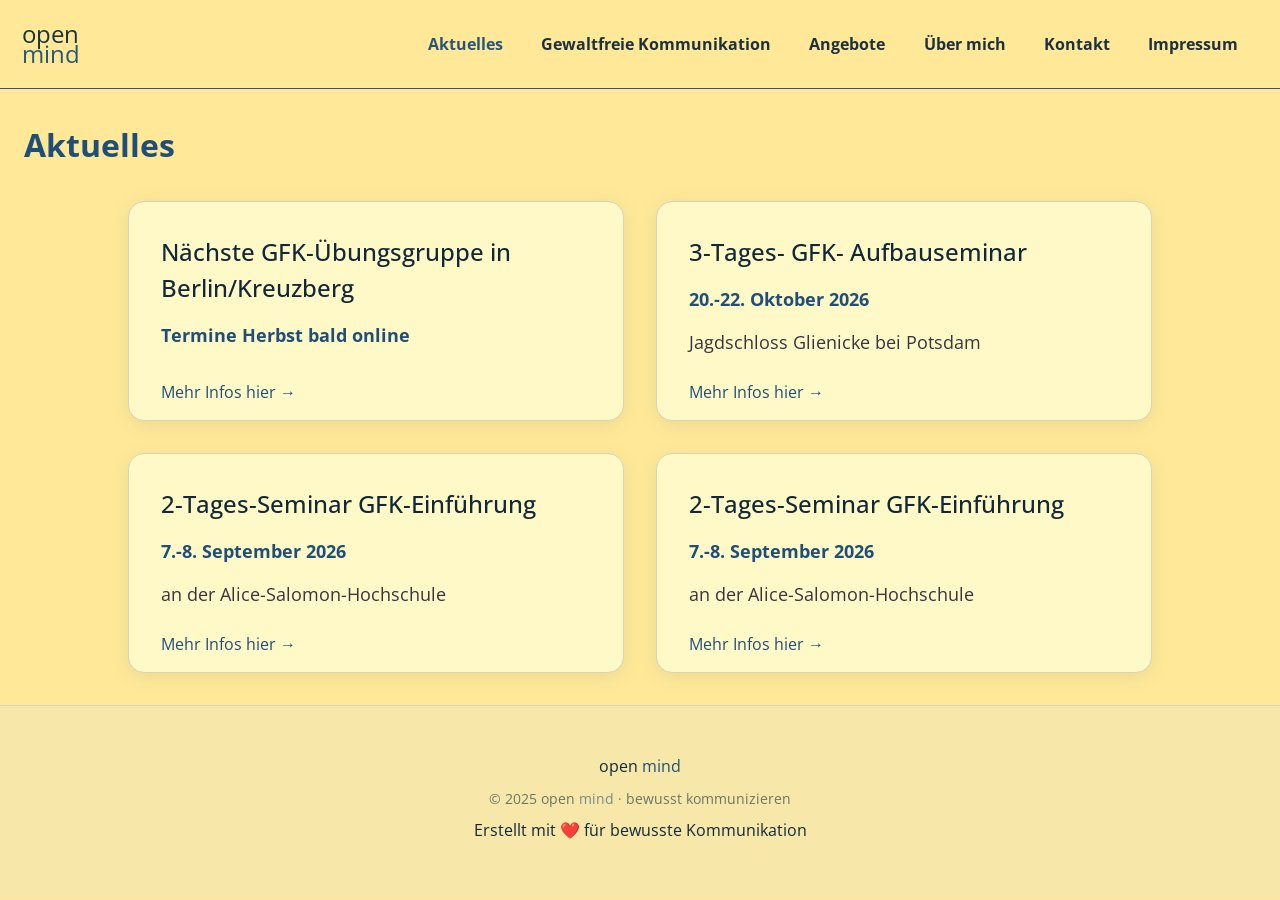
<file: aktuelles.html>
<!DOCTYPE html>
<html lang="de">
    <head>
        <meta charset="UTF-8">
        <meta name="viewport" content="width=device-width, initial-scale=1.0">
        <link rel="preconnect" href="https://fonts.gstatic.com" crossorigin>
        <link href="https://fonts.googleapis.com/css2?family=Open+Sans:ital,wght@0,300..800;1,300..800&display=swap" rel="stylesheet">
        <link rel="stylesheet" href="https://fonts.googleapis.com/css2?family=Material+Symbols+Rounded:opsz,wght,FILL,GRAD@20..48,100..700,0..1,-50..200">
        <link rel="stylesheet" href="style.css">
        <title>Aktuelles | open mind · GFK Berlin</title>
        <meta name="description" content="Aktuelle Termine und Neuigkeiten: GFK-Übungsgruppen, Seminare und Einführungen in Gewaltfreier Kommunikation in Berlin.">
        <link rel="canonical" href="https://open-mind.life/aktuelles.html">
    </head>
    <body>
        <nav>
            <a href="/">
                open 
                <br class="desktop-only">
                <em>mind</em> 
            </a>
            <button id="nav-toggle" class="material-symbols-rounded" aria-label="Menü öffnen" aria-expanded="false">menu</button>
            <div class="sc-nav"><a class="current" href="aktuelles.html" title="Aktuelles">Aktuelles</a><a class="" href="gfk.html" title="Gewaltfreie Kommunikation">Gewaltfreie Kommunikation</a><a class="" href="angebote.html" title="Angebote">Angebote</a><a class="" href="ueber-mich.html" title="Über mich">Über mich</a><a class="" href="kontakt.html" title="Kontakt">Kontakt</a><a class="" href="impressum.html" title="Impressum">Impressum</a></div>
        </nav>
        <main>
            <section>
                <h2>Aktuelles</h2>
                <div class="card-grid aktuelles-grid">
                    <article class="card sc-content">
                        <h3>Nächste GFK-Übungsgruppe in Berlin/Kreuzberg</h3>
                        <p class="blau"><strong><em>Termine Herbst bald online</em></strong></p>
                        <a href="/uebungsgruppen.html">Mehr Infos hier →</a> 
                    </article>
                    <article class="card sc-content">
                        <h3>3-Tages- GFK- Aufbauseminar</h3>
                        <p class="blau"><strong><strong><em>20.-22. Oktober 2026</em></strong> </strong></p>
                        <p>Jagdschloss Glienicke bei Potsdam</p>
                        <a href="/seminare.html">Mehr Infos hier →</a> 
                    </article>
                    <article class="card sc-content">
                        <h3>2-Tages-Seminar GFK-Einführung</h3>
                        <p class="blau"><strong><em>7.-8. September 2026</em></strong></p>
                        <p>an der Alice-Salomon-Hochschule</p>
                        <a href="/seminare.html">Mehr Infos hier →</a> 
                    </article>
                    <article class="card sc-content">
                        <h3>2-Tages-Seminar GFK-Einführung</h3>
                        <p class="blau"><strong><em>7.-8. September 2026</em></strong></p>
                        <p>an der Alice-Salomon-Hochschule</p>
                        <a href="/seminare.html">Mehr Infos hier →</a> 
                    </article>
                </div>
            </section>
        </main>
        <footer class="sc-content-footer">
            <p>open <em>mind</em></p>
            <p><small>© 2025 open <em>mind</em> · bewusst kommunizieren</small></p>
            <p>Erstellt mit <a href="/admin.php" class="admin-link">❤️</a> für bewusste Kommunikation</p>
        </footer>
        <script src="site.js"></script>
    </body>
</html>
</file>
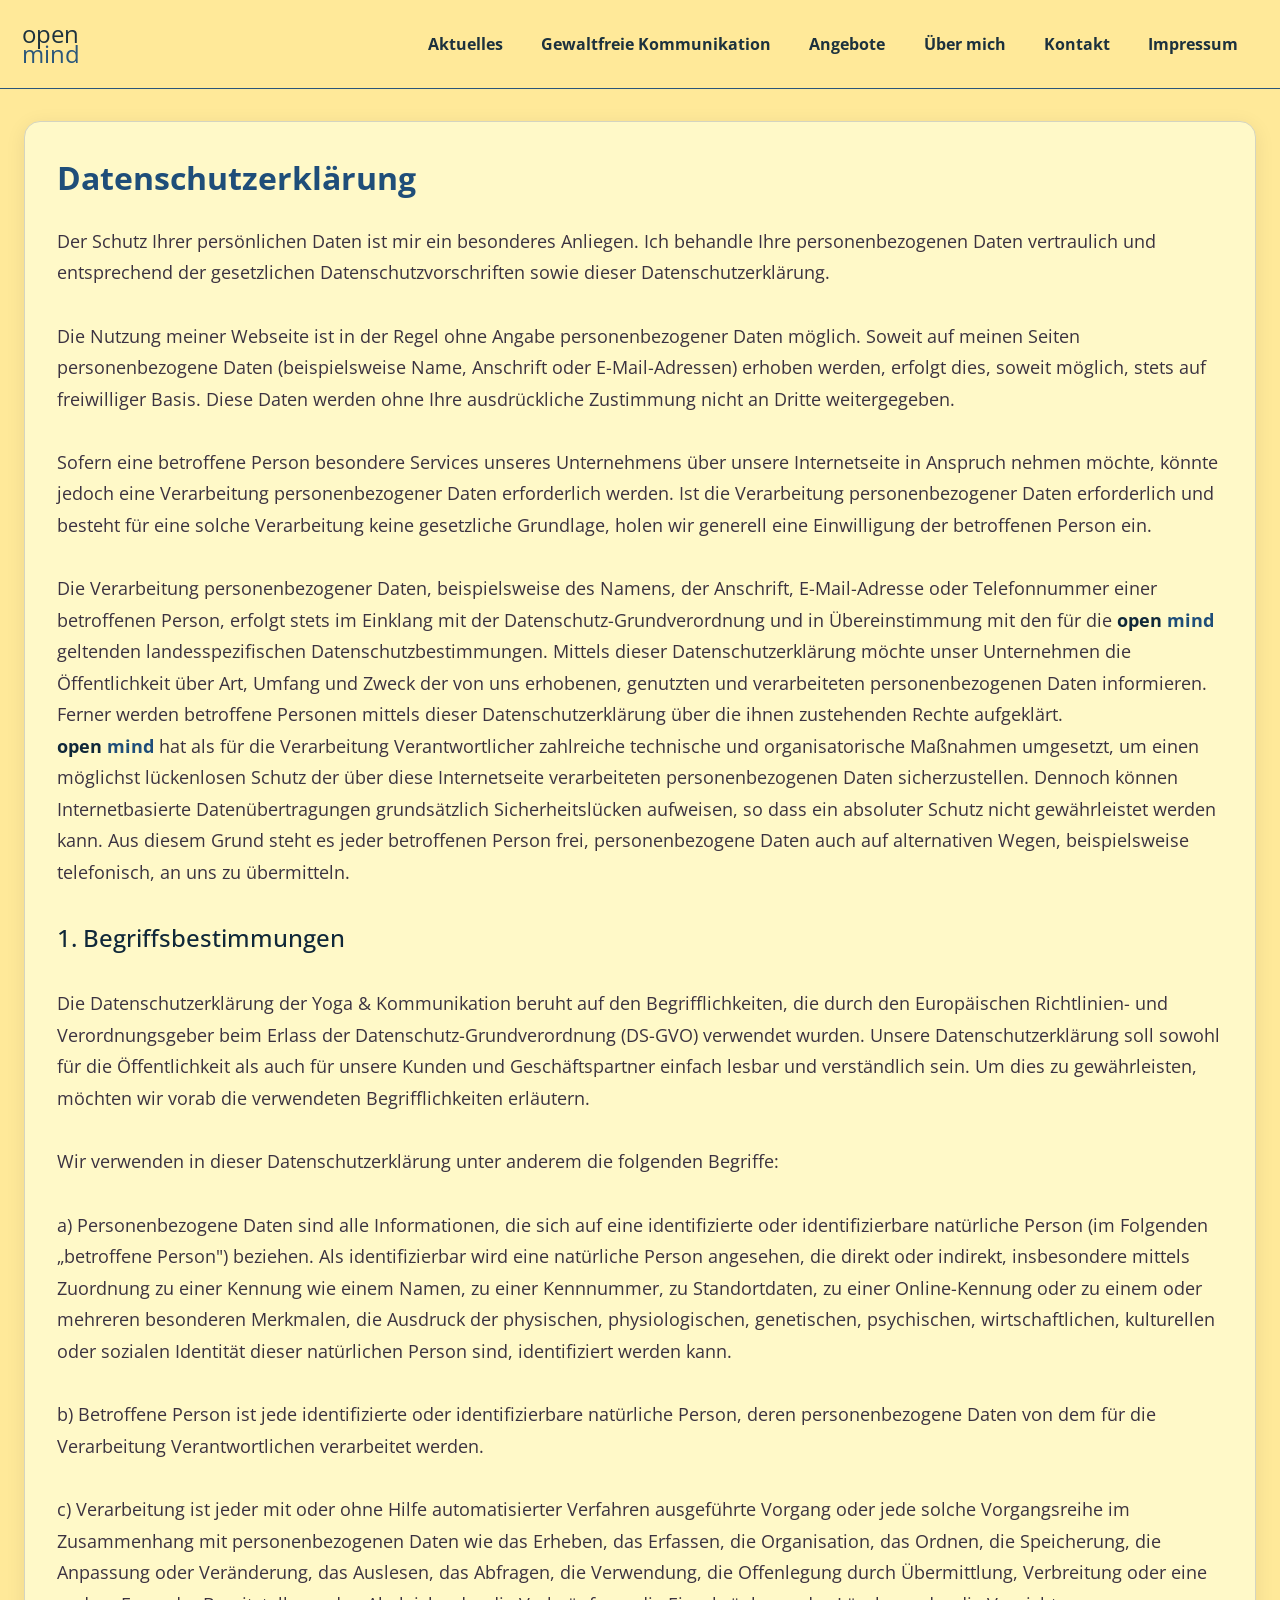
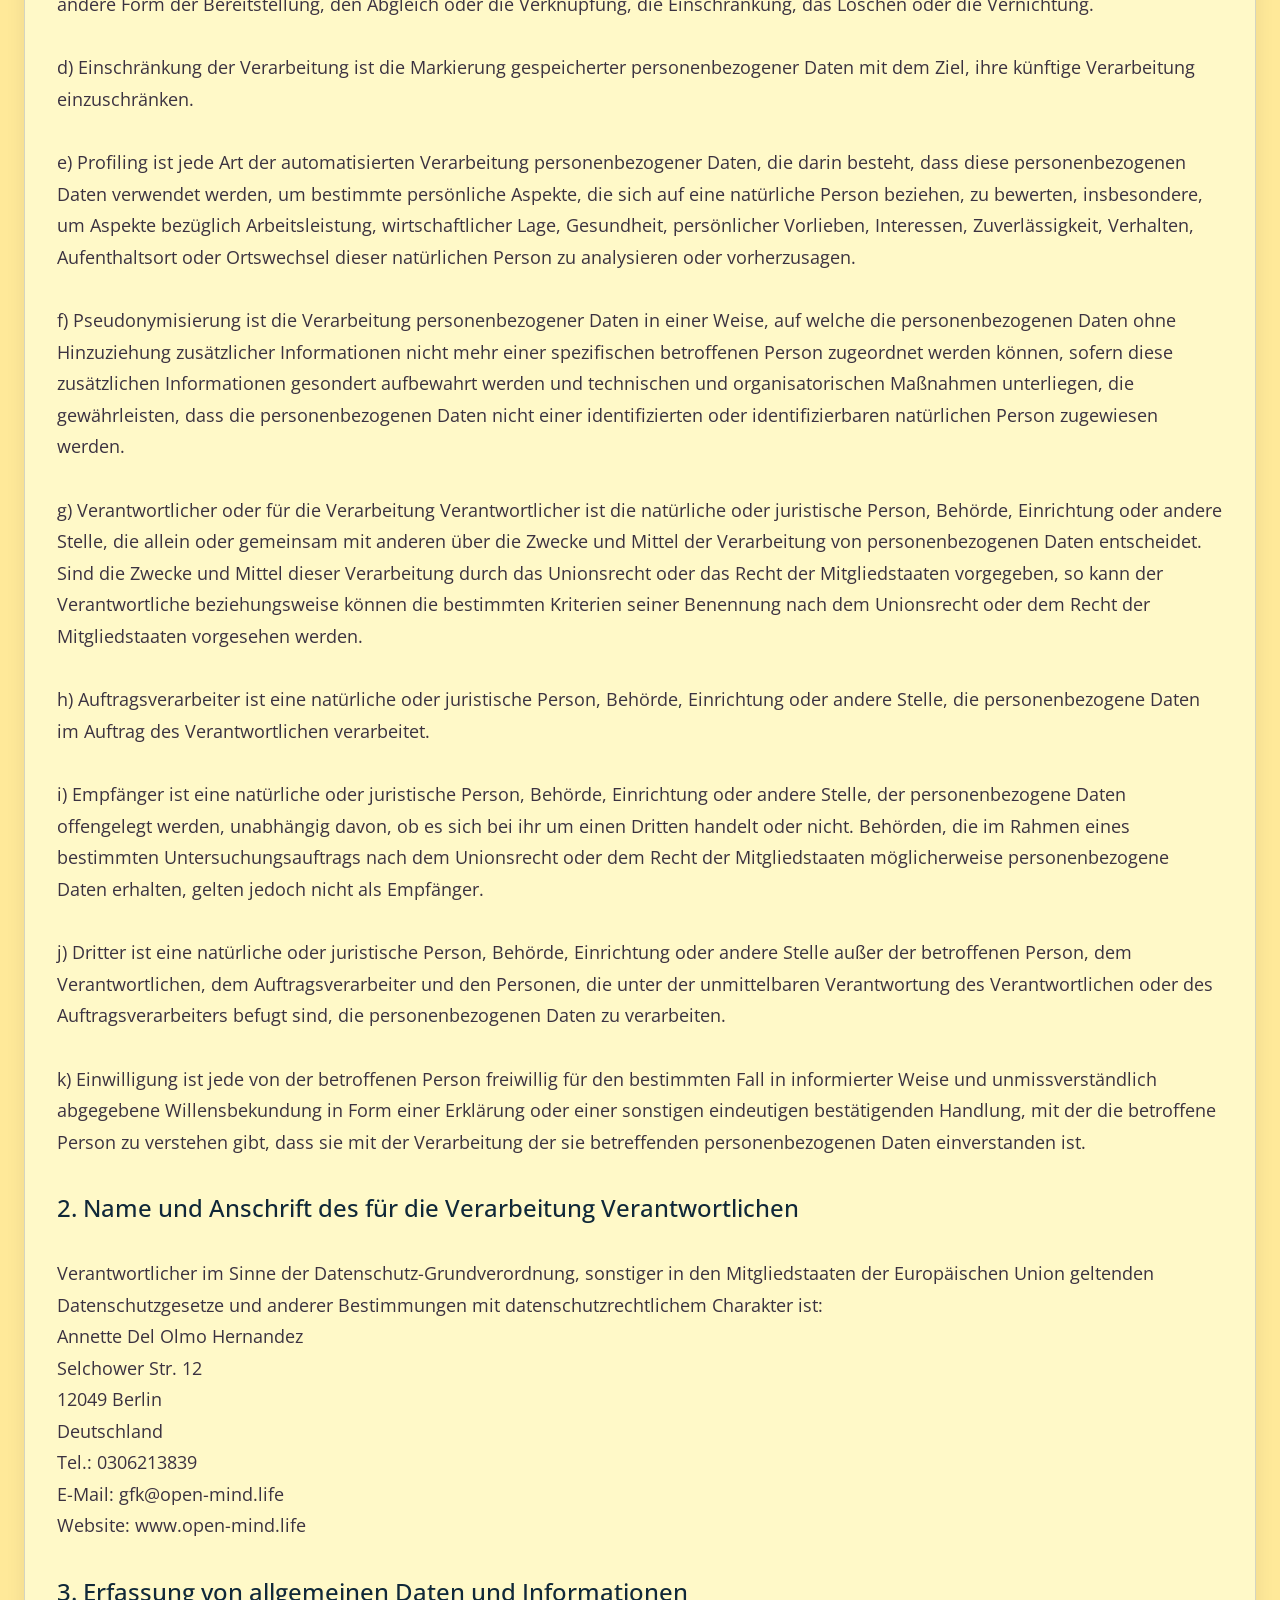
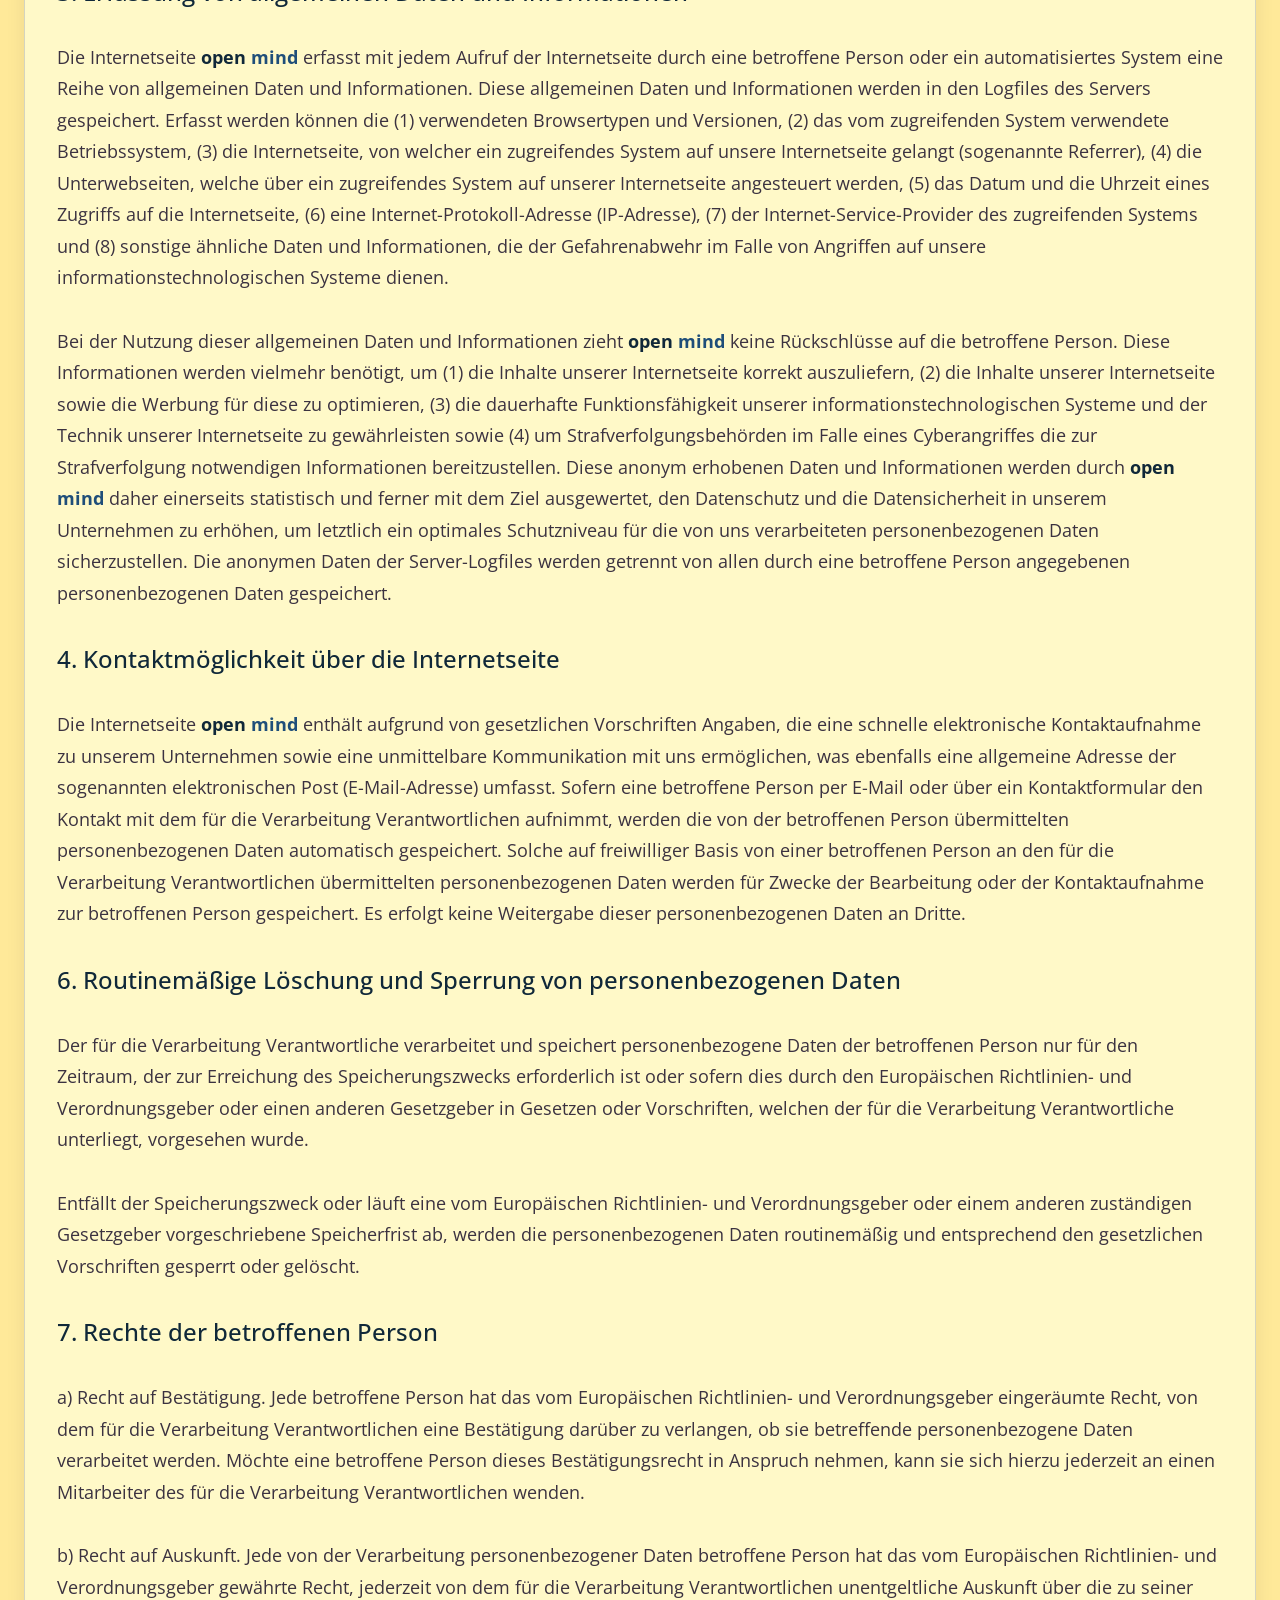
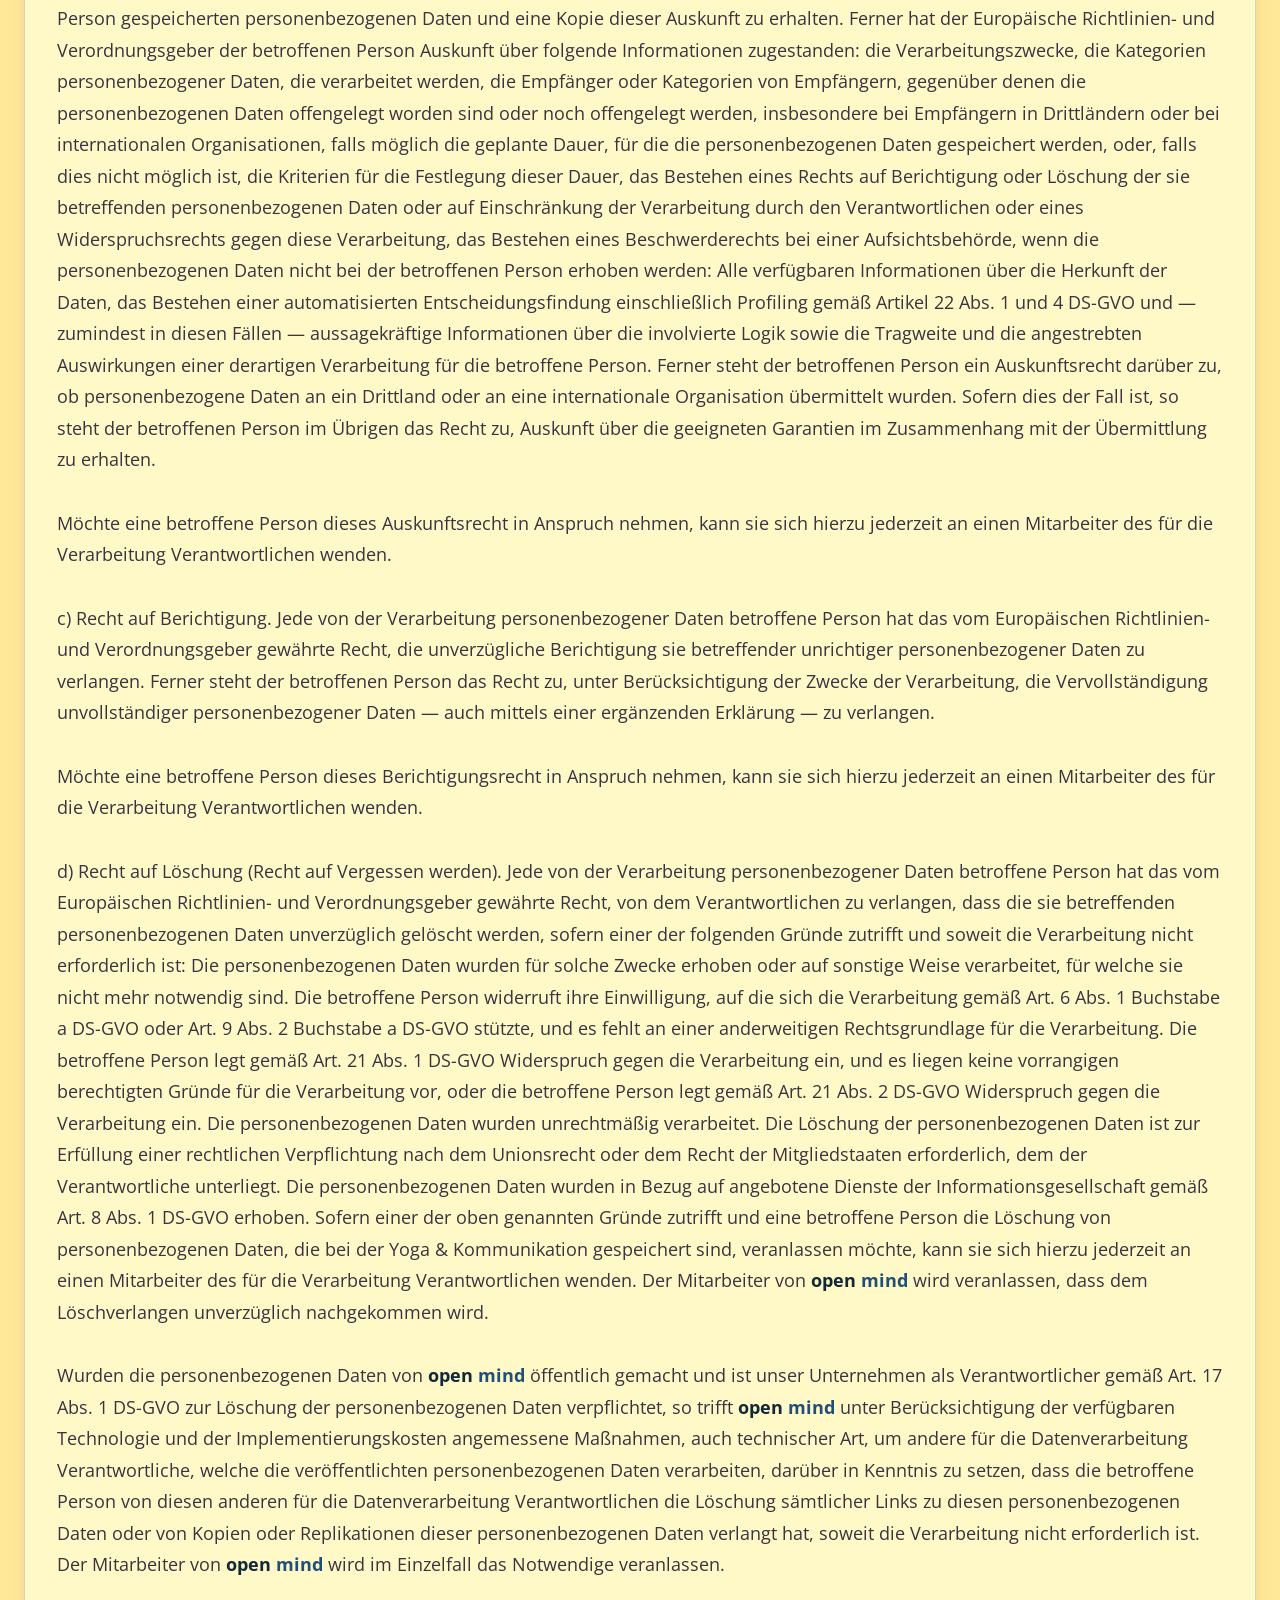
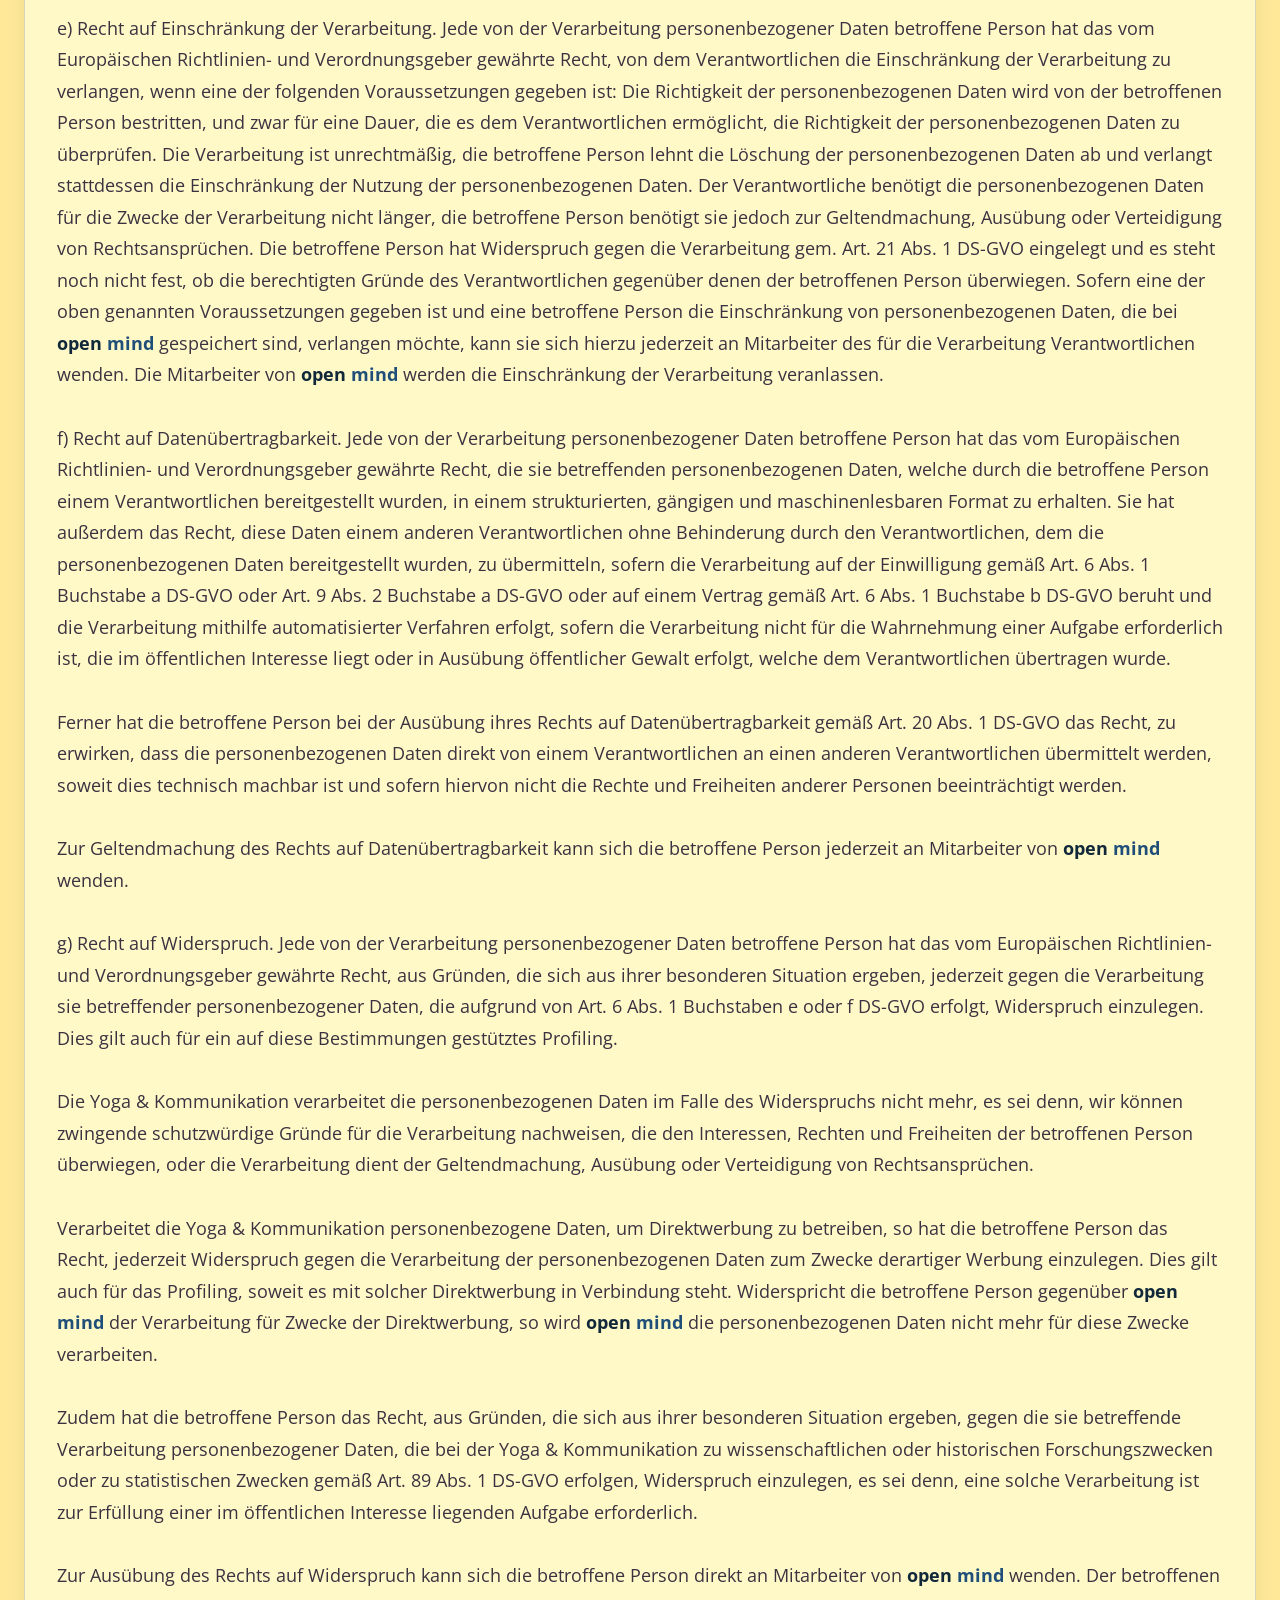
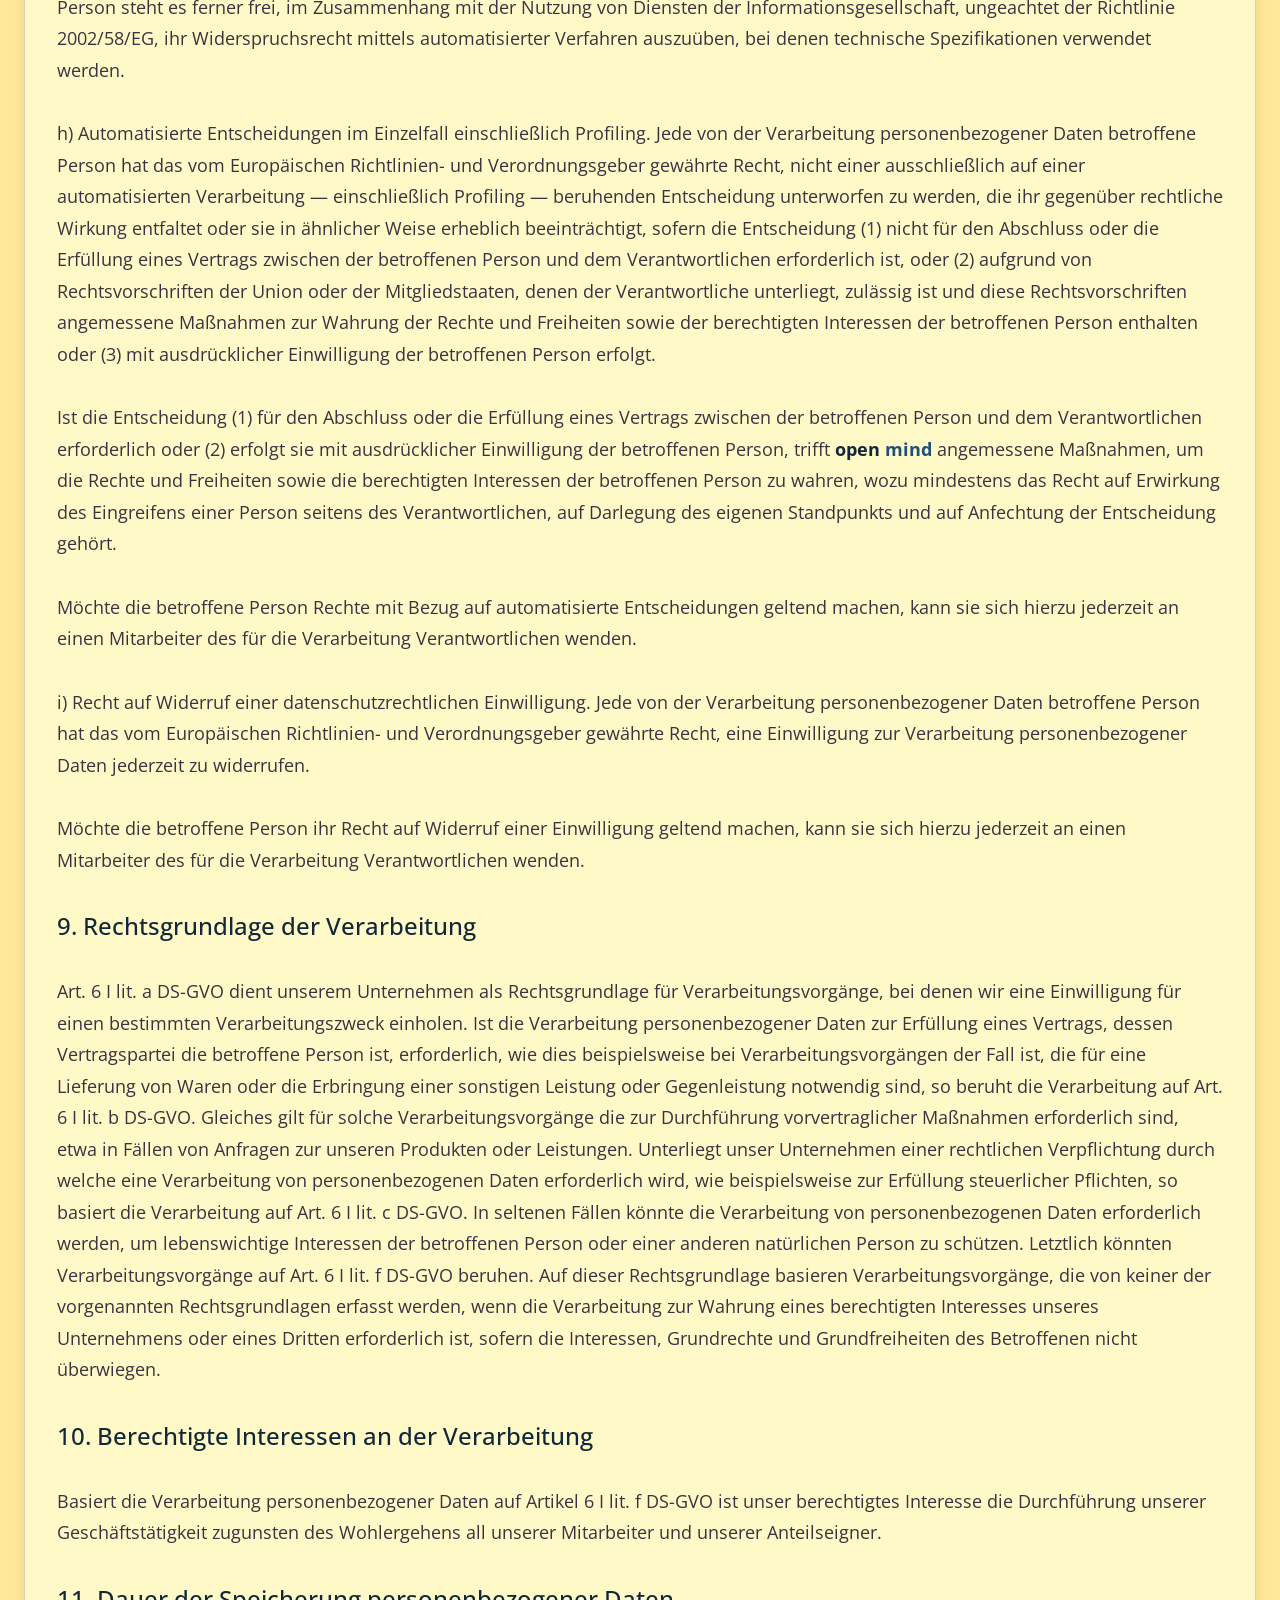
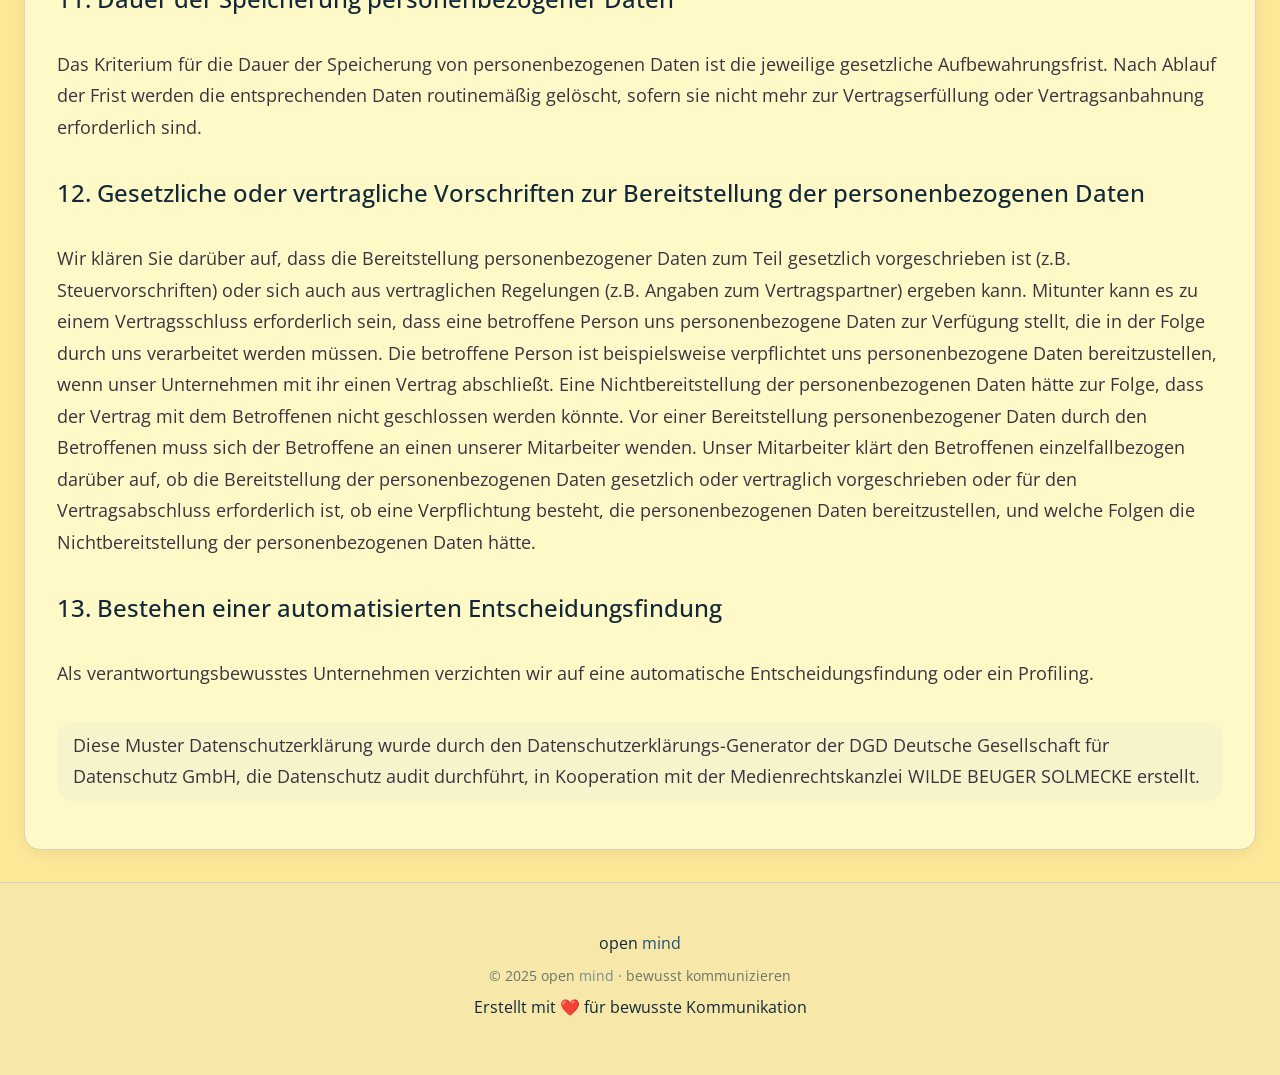
<file: datenschutz.html>
<!DOCTYPE html>
<html lang="de">
    <head>
        <meta charset="UTF-8">
        <meta name="viewport" content="width=device-width, initial-scale=1.0">
        <link rel="preconnect" href="https://fonts.gstatic.com" crossorigin>
        <link href="https://fonts.googleapis.com/css2?family=Open+Sans:ital,wght@0,300..800;1,300..800&display=swap" rel="stylesheet">
        <link rel="stylesheet" href="https://fonts.googleapis.com/css2?family=Material+Symbols+Rounded:opsz,wght,FILL,GRAD@20..48,100..700,0..1,-50..200">
        <link rel="stylesheet" href="style.css">
        <title>Datenschutzerklärung | open mind</title>
        <meta name="description" content="Datenschutzerklärung von open mind – Informationen zum Umgang mit personenbezogenen Daten.">
        <link rel="canonical" href="https://open-mind.life/datenschutz.html">
    </head>
    <body>
        <nav>
            <a href="/">
                open 
                <br class="desktop-only">
                <em>mind</em> 
            </a>
            <button id="nav-toggle" class="material-symbols-rounded" aria-label="Menü öffnen" aria-expanded="false">menu</button>
            <div class="sc-nav"><a class="" href="aktuelles.html" title="Aktuelles">Aktuelles</a><a class="" href="gfk.html" title="Gewaltfreie Kommunikation">Gewaltfreie Kommunikation</a><a class="" href="angebote.html" title="Angebote">Angebote</a><a class="" href="ueber-mich.html" title="Über mich">Über mich</a><a class="" href="kontakt.html" title="Kontakt">Kontakt</a><a class="" href="impressum.html" title="Impressum">Impressum</a></div>
        </nav>
        <main>
            <section>
                <div class="card">
                    <div class="card-body sc-content">
                        <h2>Datenschutzerklärung</h2>
                        <p>Der Schutz Ihrer persönlichen Daten ist mir ein besonderes Anliegen. Ich behandle Ihre personenbezogenen Daten vertraulich und entsprechend der gesetzlichen Datenschutzvorschriften sowie dieser Datenschutzerklärung.</p>
                        <p>
                            Die Nutzung meiner Webseite ist in der Regel ohne Angabe personenbezogener Daten möglich. Soweit auf meinen Seiten personenbezogene Daten (beispielsweise Name, Anschrift oder E-Mail-Adressen) erhoben werden, erfolgt dies, soweit möglich, stets auf freiwilliger Basis. Diese Daten werden ohne Ihre ausdrückliche Zustimmung nicht an Dritte weitergegeben. 
                            <br>
                            <br>
                            Sofern eine betroffene Person besondere Services unseres Unternehmens über unsere Internetseite in Anspruch nehmen möchte, könnte jedoch eine Verarbeitung personenbezogener Daten erforderlich werden. Ist die Verarbeitung personenbezogener Daten erforderlich und besteht für eine solche Verarbeitung keine gesetzliche Grundlage, holen wir generell eine Einwilligung der betroffenen Person ein. 
                        </p>
                        <p>
                            Die Verarbeitung personenbezogener Daten, beispielsweise des Namens, der Anschrift, E-Mail-Adresse oder Telefonnummer einer betroffenen Person, erfolgt stets im Einklang mit der Datenschutz-Grundverordnung und in Übereinstimmung mit den für die <strong>open <em>mind</em></strong> geltenden landesspezifischen Datenschutzbestimmungen. Mittels dieser Datenschutzerklärung möchte unser Unternehmen die Öffentlichkeit über Art, Umfang und Zweck der von uns erhobenen, genutzten und verarbeiteten personenbezogenen Daten informieren. Ferner werden betroffene Personen mittels dieser Datenschutzerklärung über die ihnen zustehenden Rechte aufgeklärt. 
                            <br>
                            <strong>open <em>mind </em></strong>hat als für die Verarbeitung Verantwortlicher zahlreiche technische und organisatorische Maßnahmen umgesetzt, um einen möglichst lückenlosen Schutz der über diese Internetseite verarbeiteten personenbezogenen Daten sicherzustellen. Dennoch können Internetbasierte Datenübertragungen grundsätzlich Sicherheitslücken aufweisen, so dass ein absoluter Schutz nicht gewährleistet werden kann. Aus diesem Grund steht es jeder betroffenen Person frei, personenbezogene Daten auch auf alternativen Wegen, beispielsweise telefonisch, an uns zu übermitteln. 
                        </p>
                        <h3>1. Begriffsbestimmungen</h3>
                        <p> Die Datenschutzerklärung der Yoga &amp; Kommunikation beruht auf den Begrifflichkeiten, die durch den Europäischen Richtlinien- und Verordnungsgeber beim Erlass der Datenschutz-Grundverordnung (DS-GVO) verwendet wurden. Unsere Datenschutzerklärung soll sowohl für die Öffentlichkeit als auch für unsere Kunden und Geschäftspartner einfach lesbar und verständlich sein. Um dies zu gewährleisten, möchten wir vorab die verwendeten Begrifflichkeiten erläutern. </p>
                        <p>Wir verwenden in dieser Datenschutzerklärung unter anderem die folgenden Begriffe:</p>
                        <p> a) Personenbezogene Daten sind alle Informationen, die sich auf eine identifizierte oder identifizierbare natürliche Person (im Folgenden „betroffene Person") beziehen. Als identifizierbar wird eine natürliche Person angesehen, die direkt oder indirekt, insbesondere mittels Zuordnung zu einer Kennung wie einem Namen, zu einer Kennnummer, zu Standortdaten, zu einer Online-Kennung oder zu einem oder mehreren besonderen Merkmalen, die Ausdruck der physischen, physiologischen, genetischen, psychischen, wirtschaftlichen, kulturellen oder sozialen Identität dieser natürlichen Person sind, identifiziert werden kann. </p>
                        <p> b) Betroffene Person ist jede identifizierte oder identifizierbare natürliche Person, deren personenbezogene Daten von dem für die Verarbeitung Verantwortlichen verarbeitet werden. </p>
                        <p> c) Verarbeitung ist jeder mit oder ohne Hilfe automatisierter Verfahren ausgeführte Vorgang oder jede solche Vorgangsreihe im Zusammenhang mit personenbezogenen Daten wie das Erheben, das Erfassen, die Organisation, das Ordnen, die Speicherung, die Anpassung oder Veränderung, das Auslesen, das Abfragen, die Verwendung, die Offenlegung durch Übermittlung, Verbreitung oder eine andere Form der Bereitstellung, den Abgleich oder die Verknüpfung, die Einschränkung, das Löschen oder die Vernichtung. </p>
                        <p> d) Einschränkung der Verarbeitung ist die Markierung gespeicherter personenbezogener Daten mit dem Ziel, ihre künftige Verarbeitung einzuschränken. </p>
                        <p> e) Profiling ist jede Art der automatisierten Verarbeitung personenbezogener Daten, die darin besteht, dass diese personenbezogenen Daten verwendet werden, um bestimmte persönliche Aspekte, die sich auf eine natürliche Person beziehen, zu bewerten, insbesondere, um Aspekte bezüglich Arbeitsleistung, wirtschaftlicher Lage, Gesundheit, persönlicher Vorlieben, Interessen, Zuverlässigkeit, Verhalten, Aufenthaltsort oder Ortswechsel dieser natürlichen Person zu analysieren oder vorherzusagen. </p>
                        <p> f) Pseudonymisierung ist die Verarbeitung personenbezogener Daten in einer Weise, auf welche die personenbezogenen Daten ohne Hinzuziehung zusätzlicher Informationen nicht mehr einer spezifischen betroffenen Person zugeordnet werden können, sofern diese zusätzlichen Informationen gesondert aufbewahrt werden und technischen und organisatorischen Maßnahmen unterliegen, die gewährleisten, dass die personenbezogenen Daten nicht einer identifizierten oder identifizierbaren natürlichen Person zugewiesen werden. </p>
                        <p> g) Verantwortlicher oder für die Verarbeitung Verantwortlicher ist die natürliche oder juristische Person, Behörde, Einrichtung oder andere Stelle, die allein oder gemeinsam mit anderen über die Zwecke und Mittel der Verarbeitung von personenbezogenen Daten entscheidet. Sind die Zwecke und Mittel dieser Verarbeitung durch das Unionsrecht oder das Recht der Mitgliedstaaten vorgegeben, so kann der Verantwortliche beziehungsweise können die bestimmten Kriterien seiner Benennung nach dem Unionsrecht oder dem Recht der Mitgliedstaaten vorgesehen werden. </p>
                        <p> h) Auftragsverarbeiter ist eine natürliche oder juristische Person, Behörde, Einrichtung oder andere Stelle, die personenbezogene Daten im Auftrag des Verantwortlichen verarbeitet. </p>
                        <p> i) Empfänger ist eine natürliche oder juristische Person, Behörde, Einrichtung oder andere Stelle, der personenbezogene Daten offengelegt werden, unabhängig davon, ob es sich bei ihr um einen Dritten handelt oder nicht. Behörden, die im Rahmen eines bestimmten Untersuchungsauftrags nach dem Unionsrecht oder dem Recht der Mitgliedstaaten möglicherweise personenbezogene Daten erhalten, gelten jedoch nicht als Empfänger. </p>
                        <p> j) Dritter ist eine natürliche oder juristische Person, Behörde, Einrichtung oder andere Stelle außer der betroffenen Person, dem Verantwortlichen, dem Auftragsverarbeiter und den Personen, die unter der unmittelbaren Verantwortung des Verantwortlichen oder des Auftragsverarbeiters befugt sind, die personenbezogenen Daten zu verarbeiten. </p>
                        <p> k) Einwilligung ist jede von der betroffenen Person freiwillig für den bestimmten Fall in informierter Weise und unmissverständlich abgegebene Willensbekundung in Form einer Erklärung oder einer sonstigen eindeutigen bestätigenden Handlung, mit der die betroffene Person zu verstehen gibt, dass sie mit der Verarbeitung der sie betreffenden personenbezogenen Daten einverstanden ist. </p>
                        <h3>2. Name und Anschrift des für die Verarbeitung Verantwortlichen</h3>
                        <p>
                            Verantwortlicher im Sinne der Datenschutz-Grundverordnung, sonstiger in den Mitgliedstaaten der Europäischen Union geltenden Datenschutzgesetze und anderer Bestimmungen mit datenschutzrechtlichem Charakter ist: 
                            <br>
                            Annette Del Olmo Hernandez 
                            <br>
                            Selchower Str. 12 
                            <br>
                            12049 Berlin 
                            <br>
                            Deutschland 
                            <br>
                            Tel.: 0306213839 
                            <br>
                            E-Mail: gfk@open-mind.life 
                            <br>
                            Website: www.open-mind.life 
                        </p>
                        <h3>3. Erfassung von allgemeinen Daten und Informationen</h3>
                        <p> Die Internetseite <strong>open <em>mind</em></strong> erfasst mit jedem Aufruf der Internetseite durch eine betroffene Person oder ein automatisiertes System eine Reihe von allgemeinen Daten und Informationen. Diese allgemeinen Daten und Informationen werden in den Logfiles des Servers gespeichert. Erfasst werden können die (1) verwendeten Browsertypen und Versionen, (2) das vom zugreifenden System verwendete Betriebssystem, (3) die Internetseite, von welcher ein zugreifendes System auf unsere Internetseite gelangt (sogenannte Referrer), (4) die Unterwebseiten, welche über ein zugreifendes System auf unserer Internetseite angesteuert werden, (5) das Datum und die Uhrzeit eines Zugriffs auf die Internetseite, (6) eine Internet-Protokoll-Adresse (IP-Adresse), (7) der Internet-Service-Provider des zugreifenden Systems und (8) sonstige ähnliche Daten und Informationen, die der Gefahrenabwehr im Falle von Angriffen auf unsere informationstechnologischen Systeme dienen. </p>
                        <p> Bei der Nutzung dieser allgemeinen Daten und Informationen zieht <strong>open <em>mind</em></strong> keine Rückschlüsse auf die betroffene Person. Diese Informationen werden vielmehr benötigt, um (1) die Inhalte unserer Internetseite korrekt auszuliefern, (2) die Inhalte unserer Internetseite sowie die Werbung für diese zu optimieren, (3) die dauerhafte Funktionsfähigkeit unserer informationstechnologischen Systeme und der Technik unserer Internetseite zu gewährleisten sowie (4) um Strafverfolgungsbehörden im Falle eines Cyberangriffes die zur Strafverfolgung notwendigen Informationen bereitzustellen. Diese anonym erhobenen Daten und Informationen werden durch <strong>open <em>mind</em></strong> daher einerseits statistisch und ferner mit dem Ziel ausgewertet, den Datenschutz und die Datensicherheit in unserem Unternehmen zu erhöhen, um letztlich ein optimales Schutzniveau für die von uns verarbeiteten personenbezogenen Daten sicherzustellen. Die anonymen Daten der Server-Logfiles werden getrennt von allen durch eine betroffene Person angegebenen personenbezogenen Daten gespeichert. </p>
                        <h3>4. Kontaktmöglichkeit über die Internetseite</h3>
                        <p> Die Internetseite <strong>open <em>mind </em></strong>enthält aufgrund von gesetzlichen Vorschriften Angaben, die eine schnelle elektronische Kontaktaufnahme zu unserem Unternehmen sowie eine unmittelbare Kommunikation mit uns ermöglichen, was ebenfalls eine allgemeine Adresse der sogenannten elektronischen Post (E-Mail-Adresse) umfasst. Sofern eine betroffene Person per E-Mail oder über ein Kontaktformular den Kontakt mit dem für die Verarbeitung Verantwortlichen aufnimmt, werden die von der betroffenen Person übermittelten personenbezogenen Daten automatisch gespeichert. Solche auf freiwilliger Basis von einer betroffenen Person an den für die Verarbeitung Verantwortlichen übermittelten personenbezogenen Daten werden für Zwecke der Bearbeitung oder der Kontaktaufnahme zur betroffenen Person gespeichert. Es erfolgt keine Weitergabe dieser personenbezogenen Daten an Dritte. </p>
                        <h3>6. Routinemäßige Löschung und Sperrung von personenbezogenen Daten</h3>
                        <p> Der für die Verarbeitung Verantwortliche verarbeitet und speichert personenbezogene Daten der betroffenen Person nur für den Zeitraum, der zur Erreichung des Speicherungszwecks erforderlich ist oder sofern dies durch den Europäischen Richtlinien- und Verordnungsgeber oder einen anderen Gesetzgeber in Gesetzen oder Vorschriften, welchen der für die Verarbeitung Verantwortliche unterliegt, vorgesehen wurde. </p>
                        <p> Entfällt der Speicherungszweck oder läuft eine vom Europäischen Richtlinien- und Verordnungsgeber oder einem anderen zuständigen Gesetzgeber vorgeschriebene Speicherfrist ab, werden die personenbezogenen Daten routinemäßig und entsprechend den gesetzlichen Vorschriften gesperrt oder gelöscht. </p>
                        <h3>7. Rechte der betroffenen Person</h3>
                        <p> a) Recht auf Bestätigung. Jede betroffene Person hat das vom Europäischen Richtlinien- und Verordnungsgeber eingeräumte Recht, von dem für die Verarbeitung Verantwortlichen eine Bestätigung darüber zu verlangen, ob sie betreffende personenbezogene Daten verarbeitet werden. Möchte eine betroffene Person dieses Bestätigungsrecht in Anspruch nehmen, kann sie sich hierzu jederzeit an einen Mitarbeiter des für die Verarbeitung Verantwortlichen wenden. </p>
                        <p> b) Recht auf Auskunft. Jede von der Verarbeitung personenbezogener Daten betroffene Person hat das vom Europäischen Richtlinien- und Verordnungsgeber gewährte Recht, jederzeit von dem für die Verarbeitung Verantwortlichen unentgeltliche Auskunft über die zu seiner Person gespeicherten personenbezogenen Daten und eine Kopie dieser Auskunft zu erhalten. Ferner hat der Europäische Richtlinien- und Verordnungsgeber der betroffenen Person Auskunft über folgende Informationen zugestanden: die Verarbeitungszwecke, die Kategorien personenbezogener Daten, die verarbeitet werden, die Empfänger oder Kategorien von Empfängern, gegenüber denen die personenbezogenen Daten offengelegt worden sind oder noch offengelegt werden, insbesondere bei Empfängern in Drittländern oder bei internationalen Organisationen, falls möglich die geplante Dauer, für die die personenbezogenen Daten gespeichert werden, oder, falls dies nicht möglich ist, die Kriterien für die Festlegung dieser Dauer, das Bestehen eines Rechts auf Berichtigung oder Löschung der sie betreffenden personenbezogenen Daten oder auf Einschränkung der Verarbeitung durch den Verantwortlichen oder eines Widerspruchsrechts gegen diese Verarbeitung, das Bestehen eines Beschwerderechts bei einer Aufsichtsbehörde, wenn die personenbezogenen Daten nicht bei der betroffenen Person erhoben werden: Alle verfügbaren Informationen über die Herkunft der Daten, das Bestehen einer automatisierten Entscheidungsfindung einschließlich Profiling gemäß Artikel 22 Abs. 1 und 4 DS-GVO und — zumindest in diesen Fällen — aussagekräftige Informationen über die involvierte Logik sowie die Tragweite und die angestrebten Auswirkungen einer derartigen Verarbeitung für die betroffene Person. Ferner steht der betroffenen Person ein Auskunftsrecht darüber zu, ob personenbezogene Daten an ein Drittland oder an eine internationale Organisation übermittelt wurden. Sofern dies der Fall ist, so steht der betroffenen Person im Übrigen das Recht zu, Auskunft über die geeigneten Garantien im Zusammenhang mit der Übermittlung zu erhalten. </p>
                        <p> Möchte eine betroffene Person dieses Auskunftsrecht in Anspruch nehmen, kann sie sich hierzu jederzeit an einen Mitarbeiter des für die Verarbeitung Verantwortlichen wenden. </p>
                        <p> c) Recht auf Berichtigung. Jede von der Verarbeitung personenbezogener Daten betroffene Person hat das vom Europäischen Richtlinien- und Verordnungsgeber gewährte Recht, die unverzügliche Berichtigung sie betreffender unrichtiger personenbezogener Daten zu verlangen. Ferner steht der betroffenen Person das Recht zu, unter Berücksichtigung der Zwecke der Verarbeitung, die Vervollständigung unvollständiger personenbezogener Daten — auch mittels einer ergänzenden Erklärung — zu verlangen. </p>
                        <p> Möchte eine betroffene Person dieses Berichtigungsrecht in Anspruch nehmen, kann sie sich hierzu jederzeit an einen Mitarbeiter des für die Verarbeitung Verantwortlichen wenden. </p>
                        <p> d) Recht auf Löschung (Recht auf Vergessen werden). Jede von der Verarbeitung personenbezogener Daten betroffene Person hat das vom Europäischen Richtlinien- und Verordnungsgeber gewährte Recht, von dem Verantwortlichen zu verlangen, dass die sie betreffenden personenbezogenen Daten unverzüglich gelöscht werden, sofern einer der folgenden Gründe zutrifft und soweit die Verarbeitung nicht erforderlich ist: Die personenbezogenen Daten wurden für solche Zwecke erhoben oder auf sonstige Weise verarbeitet, für welche sie nicht mehr notwendig sind. Die betroffene Person widerruft ihre Einwilligung, auf die sich die Verarbeitung gemäß Art. 6 Abs. 1 Buchstabe a DS-GVO oder Art. 9 Abs. 2 Buchstabe a DS-GVO stützte, und es fehlt an einer anderweitigen Rechtsgrundlage für die Verarbeitung. Die betroffene Person legt gemäß Art. 21 Abs. 1 DS-GVO Widerspruch gegen die Verarbeitung ein, und es liegen keine vorrangigen berechtigten Gründe für die Verarbeitung vor, oder die betroffene Person legt gemäß Art. 21 Abs. 2 DS-GVO Widerspruch gegen die Verarbeitung ein. Die personenbezogenen Daten wurden unrechtmäßig verarbeitet. Die Löschung der personenbezogenen Daten ist zur Erfüllung einer rechtlichen Verpflichtung nach dem Unionsrecht oder dem Recht der Mitgliedstaaten erforderlich, dem der Verantwortliche unterliegt. Die personenbezogenen Daten wurden in Bezug auf angebotene Dienste der Informationsgesellschaft gemäß Art. 8 Abs. 1 DS-GVO erhoben. Sofern einer der oben genannten Gründe zutrifft und eine betroffene Person die Löschung von personenbezogenen Daten, die bei der Yoga &amp; Kommunikation gespeichert sind, veranlassen möchte, kann sie sich hierzu jederzeit an einen Mitarbeiter des für die Verarbeitung Verantwortlichen wenden. Der Mitarbeiter von <strong>open <em>mind</em></strong> wird veranlassen, dass dem Löschverlangen unverzüglich nachgekommen wird. </p>
                        <p> Wurden die personenbezogenen Daten von <strong>open <em>mind</em></strong> öffentlich gemacht und ist unser Unternehmen als Verantwortlicher gemäß Art. 17 Abs. 1 DS-GVO zur Löschung der personenbezogenen Daten verpflichtet, so trifft <strong>open <em>mind</em></strong> unter Berücksichtigung der verfügbaren Technologie und der Implementierungskosten angemessene Maßnahmen, auch technischer Art, um andere für die Datenverarbeitung Verantwortliche, welche die veröffentlichten personenbezogenen Daten verarbeiten, darüber in Kenntnis zu setzen, dass die betroffene Person von diesen anderen für die Datenverarbeitung Verantwortlichen die Löschung sämtlicher Links zu diesen personenbezogenen Daten oder von Kopien oder Replikationen dieser personenbezogenen Daten verlangt hat, soweit die Verarbeitung nicht erforderlich ist. Der Mitarbeiter von <strong>open <em>mind</em></strong> wird im Einzelfall das Notwendige veranlassen. </p>
                        <p> e) Recht auf Einschränkung der Verarbeitung. Jede von der Verarbeitung personenbezogener Daten betroffene Person hat das vom Europäischen Richtlinien- und Verordnungsgeber gewährte Recht, von dem Verantwortlichen die Einschränkung der Verarbeitung zu verlangen, wenn eine der folgenden Voraussetzungen gegeben ist: Die Richtigkeit der personenbezogenen Daten wird von der betroffenen Person bestritten, und zwar für eine Dauer, die es dem Verantwortlichen ermöglicht, die Richtigkeit der personenbezogenen Daten zu überprüfen. Die Verarbeitung ist unrechtmäßig, die betroffene Person lehnt die Löschung der personenbezogenen Daten ab und verlangt stattdessen die Einschränkung der Nutzung der personenbezogenen Daten. Der Verantwortliche benötigt die personenbezogenen Daten für die Zwecke der Verarbeitung nicht länger, die betroffene Person benötigt sie jedoch zur Geltendmachung, Ausübung oder Verteidigung von Rechtsansprüchen. Die betroffene Person hat Widerspruch gegen die Verarbeitung gem. Art. 21 Abs. 1 DS-GVO eingelegt und es steht noch nicht fest, ob die berechtigten Gründe des Verantwortlichen gegenüber denen der betroffenen Person überwiegen. Sofern eine der oben genannten Voraussetzungen gegeben ist und eine betroffene Person die Einschränkung von personenbezogenen Daten, die bei <strong>open <em>mind </em></strong>gespeichert sind, verlangen möchte, kann sie sich hierzu jederzeit an Mitarbeiter des für die Verarbeitung Verantwortlichen wenden. Die Mitarbeiter von <strong>open <em>mind</em></strong> werden die Einschränkung der Verarbeitung veranlassen. </p>
                        <p> f) Recht auf Datenübertragbarkeit. Jede von der Verarbeitung personenbezogener Daten betroffene Person hat das vom Europäischen Richtlinien- und Verordnungsgeber gewährte Recht, die sie betreffenden personenbezogenen Daten, welche durch die betroffene Person einem Verantwortlichen bereitgestellt wurden, in einem strukturierten, gängigen und maschinenlesbaren Format zu erhalten. Sie hat außerdem das Recht, diese Daten einem anderen Verantwortlichen ohne Behinderung durch den Verantwortlichen, dem die personenbezogenen Daten bereitgestellt wurden, zu übermitteln, sofern die Verarbeitung auf der Einwilligung gemäß Art. 6 Abs. 1 Buchstabe a DS-GVO oder Art. 9 Abs. 2 Buchstabe a DS-GVO oder auf einem Vertrag gemäß Art. 6 Abs. 1 Buchstabe b DS-GVO beruht und die Verarbeitung mithilfe automatisierter Verfahren erfolgt, sofern die Verarbeitung nicht für die Wahrnehmung einer Aufgabe erforderlich ist, die im öffentlichen Interesse liegt oder in Ausübung öffentlicher Gewalt erfolgt, welche dem Verantwortlichen übertragen wurde. </p>
                        <p> Ferner hat die betroffene Person bei der Ausübung ihres Rechts auf Datenübertragbarkeit gemäß Art. 20 Abs. 1 DS-GVO das Recht, zu erwirken, dass die personenbezogenen Daten direkt von einem Verantwortlichen an einen anderen Verantwortlichen übermittelt werden, soweit dies technisch machbar ist und sofern hiervon nicht die Rechte und Freiheiten anderer Personen beeinträchtigt werden. </p>
                        <p> Zur Geltendmachung des Rechts auf Datenübertragbarkeit kann sich die betroffene Person jederzeit an Mitarbeiter von <strong>open <em>mind</em></strong> wenden. </p>
                        <p> g) Recht auf Widerspruch. Jede von der Verarbeitung personenbezogener Daten betroffene Person hat das vom Europäischen Richtlinien- und Verordnungsgeber gewährte Recht, aus Gründen, die sich aus ihrer besonderen Situation ergeben, jederzeit gegen die Verarbeitung sie betreffender personenbezogener Daten, die aufgrund von Art. 6 Abs. 1 Buchstaben e oder f DS-GVO erfolgt, Widerspruch einzulegen. Dies gilt auch für ein auf diese Bestimmungen gestütztes Profiling. </p>
                        <p> Die Yoga &amp; Kommunikation verarbeitet die personenbezogenen Daten im Falle des Widerspruchs nicht mehr, es sei denn, wir können zwingende schutzwürdige Gründe für die Verarbeitung nachweisen, die den Interessen, Rechten und Freiheiten der betroffenen Person überwiegen, oder die Verarbeitung dient der Geltendmachung, Ausübung oder Verteidigung von Rechtsansprüchen. </p>
                        <p> Verarbeitet die Yoga &amp; Kommunikation personenbezogene Daten, um Direktwerbung zu betreiben, so hat die betroffene Person das Recht, jederzeit Widerspruch gegen die Verarbeitung der personenbezogenen Daten zum Zwecke derartiger Werbung einzulegen. Dies gilt auch für das Profiling, soweit es mit solcher Direktwerbung in Verbindung steht. Widerspricht die betroffene Person gegenüber <strong>open <em>mind</em></strong> der Verarbeitung für Zwecke der Direktwerbung, so wird <strong>open <em>mind</em></strong> die personenbezogenen Daten nicht mehr für diese Zwecke verarbeiten. </p>
                        <p> Zudem hat die betroffene Person das Recht, aus Gründen, die sich aus ihrer besonderen Situation ergeben, gegen die sie betreffende Verarbeitung personenbezogener Daten, die bei der Yoga &amp; Kommunikation zu wissenschaftlichen oder historischen Forschungszwecken oder zu statistischen Zwecken gemäß Art. 89 Abs. 1 DS-GVO erfolgen, Widerspruch einzulegen, es sei denn, eine solche Verarbeitung ist zur Erfüllung einer im öffentlichen Interesse liegenden Aufgabe erforderlich. </p>
                        <p> Zur Ausübung des Rechts auf Widerspruch kann sich die betroffene Person direkt an Mitarbeiter von <strong>open <em>mind</em></strong> wenden. Der betroffenen Person steht es ferner frei, im Zusammenhang mit der Nutzung von Diensten der Informationsgesellschaft, ungeachtet der Richtlinie 2002/58/EG, ihr Widerspruchsrecht mittels automatisierter Verfahren auszuüben, bei denen technische Spezifikationen verwendet werden. </p>
                        <p> h) Automatisierte Entscheidungen im Einzelfall einschließlich Profiling. Jede von der Verarbeitung personenbezogener Daten betroffene Person hat das vom Europäischen Richtlinien- und Verordnungsgeber gewährte Recht, nicht einer ausschließlich auf einer automatisierten Verarbeitung — einschließlich Profiling — beruhenden Entscheidung unterworfen zu werden, die ihr gegenüber rechtliche Wirkung entfaltet oder sie in ähnlicher Weise erheblich beeinträchtigt, sofern die Entscheidung (1) nicht für den Abschluss oder die Erfüllung eines Vertrags zwischen der betroffenen Person und dem Verantwortlichen erforderlich ist, oder (2) aufgrund von Rechtsvorschriften der Union oder der Mitgliedstaaten, denen der Verantwortliche unterliegt, zulässig ist und diese Rechtsvorschriften angemessene Maßnahmen zur Wahrung der Rechte und Freiheiten sowie der berechtigten Interessen der betroffenen Person enthalten oder (3) mit ausdrücklicher Einwilligung der betroffenen Person erfolgt. </p>
                        <p> Ist die Entscheidung (1) für den Abschluss oder die Erfüllung eines Vertrags zwischen der betroffenen Person und dem Verantwortlichen erforderlich oder (2) erfolgt sie mit ausdrücklicher Einwilligung der betroffenen Person, trifft <strong>open <em>mind</em></strong> angemessene Maßnahmen, um die Rechte und Freiheiten sowie die berechtigten Interessen der betroffenen Person zu wahren, wozu mindestens das Recht auf Erwirkung des Eingreifens einer Person seitens des Verantwortlichen, auf Darlegung des eigenen Standpunkts und auf Anfechtung der Entscheidung gehört. </p>
                        <p> Möchte die betroffene Person Rechte mit Bezug auf automatisierte Entscheidungen geltend machen, kann sie sich hierzu jederzeit an einen Mitarbeiter des für die Verarbeitung Verantwortlichen wenden. </p>
                        <p> i) Recht auf Widerruf einer datenschutzrechtlichen Einwilligung. Jede von der Verarbeitung personenbezogener Daten betroffene Person hat das vom Europäischen Richtlinien- und Verordnungsgeber gewährte Recht, eine Einwilligung zur Verarbeitung personenbezogener Daten jederzeit zu widerrufen. </p>
                        <p> Möchte die betroffene Person ihr Recht auf Widerruf einer Einwilligung geltend machen, kann sie sich hierzu jederzeit an einen Mitarbeiter des für die Verarbeitung Verantwortlichen wenden. </p>
                        <h3>9. Rechtsgrundlage der Verarbeitung</h3>
                        <p> Art. 6 I lit. a DS-GVO dient unserem Unternehmen als Rechtsgrundlage für Verarbeitungsvorgänge, bei denen wir eine Einwilligung für einen bestimmten Verarbeitungszweck einholen. Ist die Verarbeitung personenbezogener Daten zur Erfüllung eines Vertrags, dessen Vertragspartei die betroffene Person ist, erforderlich, wie dies beispielsweise bei Verarbeitungsvorgängen der Fall ist, die für eine Lieferung von Waren oder die Erbringung einer sonstigen Leistung oder Gegenleistung notwendig sind, so beruht die Verarbeitung auf Art. 6 I lit. b DS-GVO. Gleiches gilt für solche Verarbeitungsvorgänge die zur Durchführung vorvertraglicher Maßnahmen erforderlich sind, etwa in Fällen von Anfragen zur unseren Produkten oder Leistungen. Unterliegt unser Unternehmen einer rechtlichen Verpflichtung durch welche eine Verarbeitung von personenbezogenen Daten erforderlich wird, wie beispielsweise zur Erfüllung steuerlicher Pflichten, so basiert die Verarbeitung auf Art. 6 I lit. c DS-GVO. In seltenen Fällen könnte die Verarbeitung von personenbezogenen Daten erforderlich werden, um lebenswichtige Interessen der betroffenen Person oder einer anderen natürlichen Person zu schützen. Letztlich könnten Verarbeitungsvorgänge auf Art. 6 I lit. f DS-GVO beruhen. Auf dieser Rechtsgrundlage basieren Verarbeitungsvorgänge, die von keiner der vorgenannten Rechtsgrundlagen erfasst werden, wenn die Verarbeitung zur Wahrung eines berechtigten Interesses unseres Unternehmens oder eines Dritten erforderlich ist, sofern die Interessen, Grundrechte und Grundfreiheiten des Betroffenen nicht überwiegen. </p>
                        <h3>10. Berechtigte Interessen an der Verarbeitung</h3>
                        <p> Basiert die Verarbeitung personenbezogener Daten auf Artikel 6 I lit. f DS-GVO ist unser berechtigtes Interesse die Durchführung unserer Geschäftstätigkeit zugunsten des Wohlergehens all unserer Mitarbeiter und unserer Anteilseigner. </p>
                        <h3>11. Dauer der Speicherung personenbezogener Daten</h3>
                        <p> Das Kriterium für die Dauer der Speicherung von personenbezogenen Daten ist die jeweilige gesetzliche Aufbewahrungsfrist. Nach Ablauf der Frist werden die entsprechenden Daten routinemäßig gelöscht, sofern sie nicht mehr zur Vertragserfüllung oder Vertragsanbahnung erforderlich sind. </p>
                        <h3>12. Gesetzliche oder vertragliche Vorschriften zur Bereitstellung der personenbezogenen Daten</h3>
                        <p> Wir klären Sie darüber auf, dass die Bereitstellung personenbezogener Daten zum Teil gesetzlich vorgeschrieben ist (z.B. Steuervorschriften) oder sich auch aus vertraglichen Regelungen (z.B. Angaben zum Vertragspartner) ergeben kann. Mitunter kann es zu einem Vertragsschluss erforderlich sein, dass eine betroffene Person uns personenbezogene Daten zur Verfügung stellt, die in der Folge durch uns verarbeitet werden müssen. Die betroffene Person ist beispielsweise verpflichtet uns personenbezogene Daten bereitzustellen, wenn unser Unternehmen mit ihr einen Vertrag abschließt. Eine Nichtbereitstellung der personenbezogenen Daten hätte zur Folge, dass der Vertrag mit dem Betroffenen nicht geschlossen werden könnte. Vor einer Bereitstellung personenbezogener Daten durch den Betroffenen muss sich der Betroffene an einen unserer Mitarbeiter wenden. Unser Mitarbeiter klärt den Betroffenen einzelfallbezogen darüber auf, ob die Bereitstellung der personenbezogenen Daten gesetzlich oder vertraglich vorgeschrieben oder für den Vertragsabschluss erforderlich ist, ob eine Verpflichtung besteht, die personenbezogenen Daten bereitzustellen, und welche Folgen die Nichtbereitstellung der personenbezogenen Daten hätte. </p>
                        <h3>13. Bestehen einer automatisierten Entscheidungsfindung</h3>
                        <p> Als verantwortungsbewusstes Unternehmen verzichten wir auf eine automatische Entscheidungsfindung oder ein Profiling. </p>
                        <p class="info italic"> Diese Muster Datenschutzerklärung wurde durch den Datenschutzerklärungs-Generator der DGD Deutsche Gesellschaft für Datenschutz GmbH, die Datenschutz audit durchführt, in Kooperation mit der Medienrechtskanzlei WILDE BEUGER SOLMECKE erstellt. </p>
                    </div>
                </div>
            </section>
        </main>
        <footer class="sc-content-footer">
            <p>open <em>mind</em></p>
            <p><small>© 2025 open <em>mind</em> · bewusst kommunizieren</small></p>
            <p>Erstellt mit <a href="/admin.php" class="admin-link">❤️</a> für bewusste Kommunikation</p>
        </footer>
        <script src="site.js"></script>
    </body>
</html>
</file>
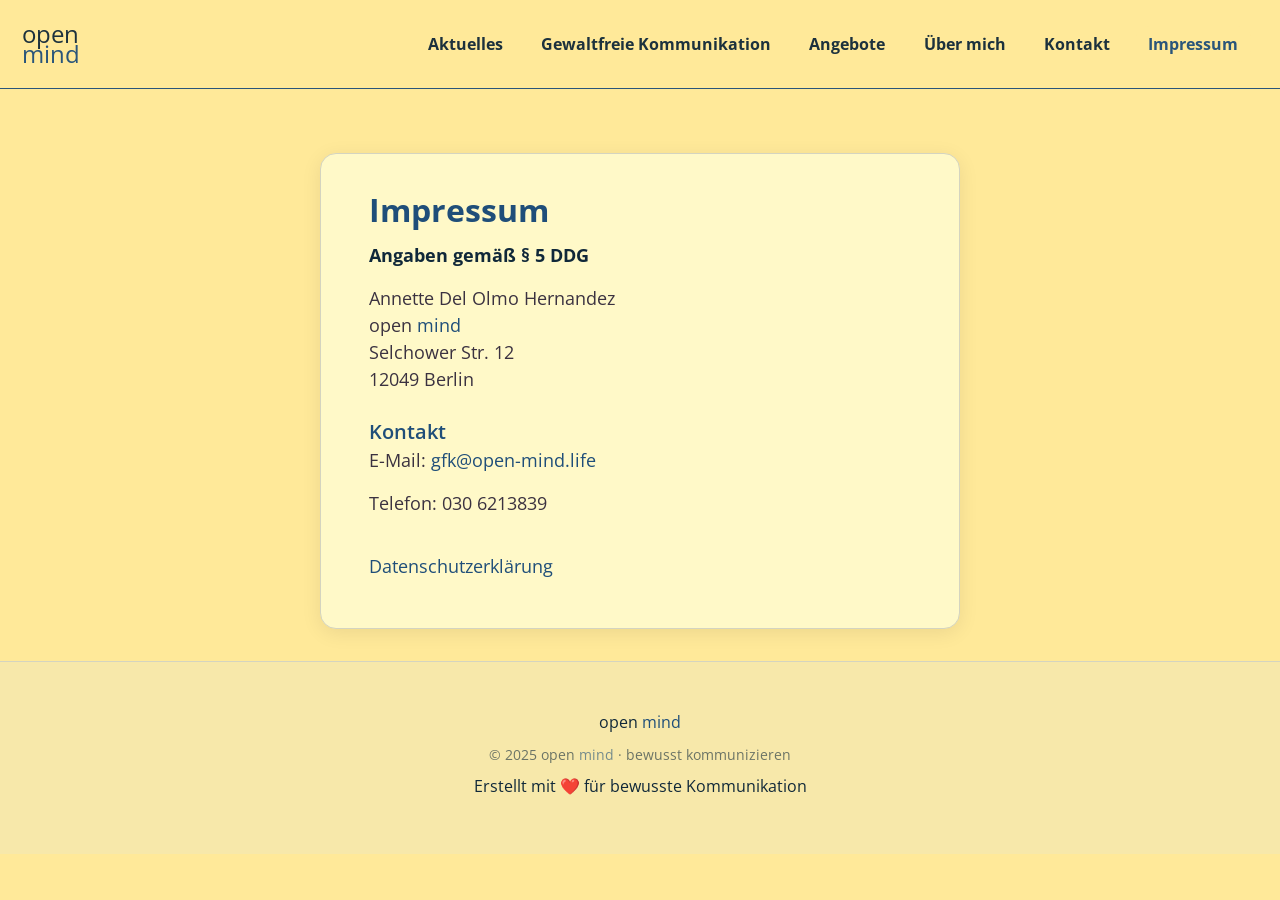
<file: impressum.html>
<!DOCTYPE html>
<html lang="de">
    <head>
        <meta charset="UTF-8">
        <meta name="viewport" content="width=device-width, initial-scale=1.0">
        <link rel="preconnect" href="https://fonts.gstatic.com" crossorigin>
        <link href="https://fonts.googleapis.com/css2?family=Open+Sans:ital,wght@0,300..800;1,300..800&display=swap" rel="stylesheet">
        <link rel="stylesheet" href="https://fonts.googleapis.com/css2?family=Material+Symbols+Rounded:opsz,wght,FILL,GRAD@20..48,100..700,0..1,-50..200">
        <link rel="stylesheet" href="style.css">
        <title>Impressum | open mind</title>
        <meta name="description" content="Impressum von open mind – Annette Del Olmo Hernandez, Berlin.">
        <link rel="canonical" href="https://open-mind.life/impressum.html">
    </head>
    <body>
        <nav>
            <a href="/">
                open 
                <br class="desktop-only">
                <em>mind</em> 
            </a>
            <button id="nav-toggle" class="material-symbols-rounded" aria-label="Menü öffnen" aria-expanded="false">menu</button>
            <div class="sc-nav"><a class="" href="aktuelles.html" title="Aktuelles">Aktuelles</a><a class="" href="gfk.html" title="Gewaltfreie Kommunikation">Gewaltfreie Kommunikation</a><a class="" href="angebote.html" title="Angebote">Angebote</a><a class="" href="ueber-mich.html" title="Über mich">Über mich</a><a class="" href="kontakt.html" title="Kontakt">Kontakt</a><a class="current" href="impressum.html" title="Impressum">Impressum</a></div>
        </nav>
        <main>
            <section>
                <div class="card kontakt-card sc-content">
                    <h2>Impressum</h2>
                    <p><strong>Angaben gemäß § 5 DDG</strong></p>
                    <p>
                        Annette Del Olmo Hernandez 
                        <br>
                        open <em>mind</em> 
                        <br>
                        Selchower Str. 12 
                        <br>
                        12049 Berlin 
                    </p>
                    <h4>Kontakt</h4>
                    <p>E-Mail: <a href="mailto:gfk@open-mind.life">gfk@open-mind.life</a></p>
                    <p>Telefon: 030 6213839</p>
                    <p style="margin-top: 2em;"><a href="/datenschutz.html">Datenschutzerklärung</a></p>
                </div>
            </section>
        </main>
        <footer class="sc-content-footer">
            <p>open <em>mind</em></p>
            <p><small>© 2025 open <em>mind</em> · bewusst kommunizieren</small></p>
            <p>Erstellt mit <a href="/admin.php" class="admin-link">❤️</a> für bewusste Kommunikation</p>
        </footer>
        <script src="site.js"></script>
    </body>
</html>
</file>
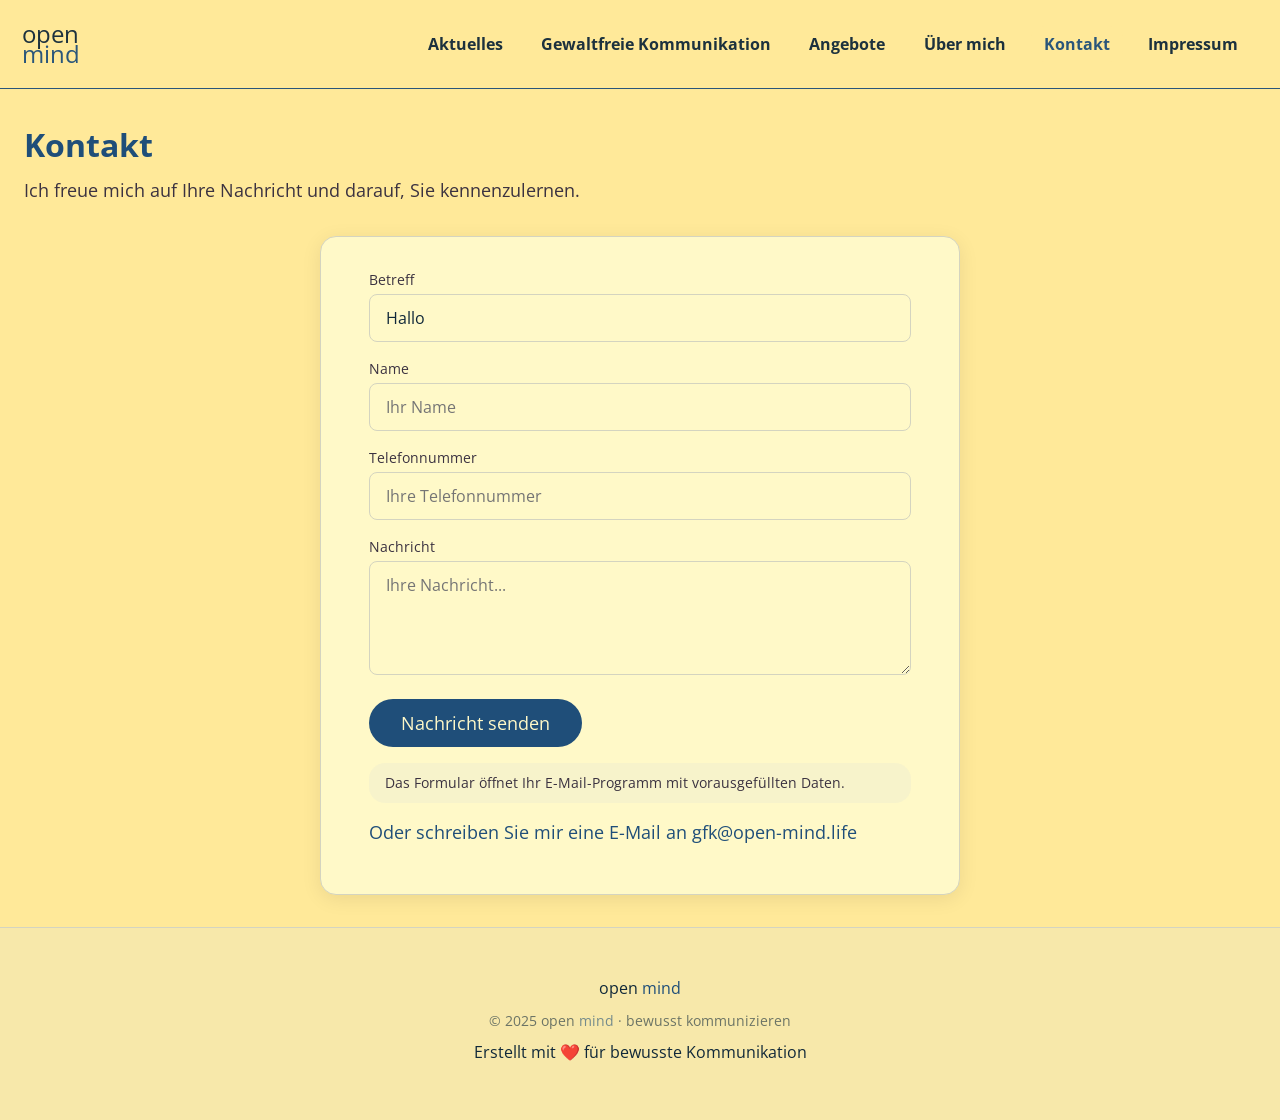
<file: kontakt.html>
<!DOCTYPE html>
<html lang="de">
    <head>
        <meta charset="UTF-8">
        <meta name="viewport" content="width=device-width, initial-scale=1.0">
        <link rel="preconnect" href="https://fonts.gstatic.com" crossorigin>
        <link href="https://fonts.googleapis.com/css2?family=Open+Sans:ital,wght@0,300..800;1,300..800&display=swap" rel="stylesheet">
        <link rel="stylesheet" href="https://fonts.googleapis.com/css2?family=Material+Symbols+Rounded:opsz,wght,FILL,GRAD@20..48,100..700,0..1,-50..200">
        <link rel="stylesheet" href="style.css">
        <title>Kontakt | open mind</title>
        <meta name="description" content="Kontaktieren Sie Annette Del Olmo Hernandez für GFK-Seminare, Übungsgruppen, Coaching oder Inhouse-Angebote in Berlin.">
        <link rel="canonical" href="https://open-mind.life/kontakt.html">
    </head>
    <body>
        <nav>
            <a href="/">
                open 
                <br class="desktop-only">
                <em>mind</em> 
            </a>
            <button id="nav-toggle" class="material-symbols-rounded" aria-label="Menü öffnen" aria-expanded="false">menu</button>
            <div class="sc-nav"><a class="" href="aktuelles.html" title="Aktuelles">Aktuelles</a><a class="" href="gfk.html" title="Gewaltfreie Kommunikation">Gewaltfreie Kommunikation</a><a class="" href="angebote.html" title="Angebote">Angebote</a><a class="" href="ueber-mich.html" title="Über mich">Über mich</a><a class="current" href="kontakt.html" title="Kontakt">Kontakt</a><a class="" href="impressum.html" title="Impressum">Impressum</a></div>
        </nav>
        <main>
            <section id="kontakt">
                <div class="sc-content">
                    <h2>Kontakt</h2>
                    <p>Ich freue mich auf Ihre Nachricht und darauf, Sie kennenzulernen.</p>
                </div>
                <div class="card kontakt-card sc-content">
                    <form id="kontakt-form" class="kontakt-form">
                        <div class="form-group">
                            <label for="form-subject">Betreff</label>
                            <input type="text" id="form-subject" value="Hallo" name="subject" placeholder="Betreff der Nachricht">
                        </div>
                        <div class="form-group">
                            <label for="form-name">Name</label>
                            <input type="text" id="form-name" name="name" placeholder="Ihr Name">
                        </div>
                        <div class="form-group">
                            <label for="form-phone">Telefonnummer</label>
                            <input type="tel" id="form-phone" name="phone" placeholder="Ihre Telefonnummer">
                        </div>
                        <div class="form-group">
                            <label for="form-message">Nachricht</label>
                            <textarea id="form-message" name="message" rows="4" placeholder="Ihre Nachricht..."></textarea>
                        </div>
                        <button type="submit" class="btn-primary">Nachricht senden</button>
                    </form>
                    <p class="info">Das Formular öffnet Ihr E-Mail-Programm mit vorausgefüllten Daten.</p>
                    <p><a href="mailto:gfk@open-mind.life">Oder schreiben Sie mir eine E-Mail an gfk@open-mind.life</a></p>
                </div>
            </section>
        </main>
        <footer class="sc-content-footer">
            <p>open <em>mind</em></p>
            <p><small>© 2025 open <em>mind</em> · bewusst kommunizieren</small></p>
            <p>Erstellt mit <a href="/admin.php" class="admin-link">❤️</a> für bewusste Kommunikation</p>
        </footer>
        <script src="site.js"></script>
    </body>
</html>
</file>
<file: style.css>
/* ========================================================================== Reset & CSS Variables ========================================================================== */
nav *,
main *,
footer *,
body {
    margin: 0;
    padding: 0;
    box-sizing: border-box;
    text-decoration: none;
    color: var(--fg);
}

:focus {
    outline: none;
}

*[id] {
    scroll-margin-top: 5.2rem;
}

:root {
    --fg: #102839;
    --fg-muted: #3b3240;
    --bg: #ffe999;
    --bg2: #fff9c8;
    --primary: #1f4e79;
    --border: #d4d4c0;
    --shadow: 0 4px 20px rgba(0, 0, 0, 0.08);
    --radius: 1rem;
    --radius-full: 9999px;
    background-color: var(--bg);
    color: var(--fg);
    font-family: "Open Sans", Arial, "Liberation Sans", sans-serif;
    font-size: 16px;
    line-height: 1.5;
}

html {
    scroll-behavior: smooth;
}

/* ========================================================================== Navigation ========================================================================== */
nav {
    max-width: 80rem;
    margin: 0 auto;
    display: flex;
    flex-direction: row;
    justify-content: center;
    align-items: center;
    position: sticky;
    top: 0;
    padding: 1.4em;
    background-color: var(--bg);
    opacity: 0.95;
    border-bottom: 1px solid var(--primary);
    z-index: 50;
}

#nav-toggle {
    display: none;
}

nav>a:first-of-type {
    line-height: 0.85;
    flex-grow: 1;
    font-size: 1.5em;
    min-width: 0;
    text-align: justify;
}

nav>a:first-of-type br.desktop-only {
    display: inline;
}

nav .sc-nav {
    display: contents;
}

nav .sc-nav a {
    padding: 0.4em 0.8em;
    margin: 0.2em 0.4em;
    border-radius: 0.8em;
    transition: background-color 0.4s, color 0.4s;
    text-align: center;
    font-weight: 700;
}

nav .sc-nav a.current,
nav .sc-nav a:hover,
nav .sc-nav a:focus {
    background-color: var(--bg);
}

nav .sc-nav a.current {
    color: var(--primary);
}

nav .sc-nav a:hover>.sub-menu,
nav .sc-nav a:focus>.sub-menu {
    display: block;
}

nav .sc-nav .sub-menu {
    display: none;
    font-size: 0.875rem;
    position: absolute;
    top: 2em;
    left: -0.5em;
    width: max-content;
    text-align: left;
    background-color: var(--bg2);
    list-style: none;
    padding: 0 0;
    margin: 0.5em 0;
    border-radius: var(--radius);
}

nav .sc-nav .sub-menu li {
    margin: 0.5em 0.1em;
}

@media (max-width: 1050px) {
    nav {
        box-sizing: border-box;
        flex-wrap: wrap;
        max-height: 4em;
        padding: 1.2em 1.4em;
        transition: max-height 0.4s;
    }

    #nav-toggle {
        display: flex;
        align-items: center;
        justify-content: center;
        flex-shrink: 0;
        background: none;
        border: none;
        cursor: pointer;
        font-size: 1.5em;
        color: var(--fg);
        padding: 0;
        margin: 0;
        line-height: 1;
    }

    nav.nav-open {
        max-height: 25em;
        opacity: 1;
    }

    nav>a:first-of-type {
        flex: 1 0 calc(100% - 3rem);
        text-align: left;
        white-space: nowrap;
    }

    nav>a:first-of-type br.desktop-only {
        display: none;
    }

    nav>a:first-of-type em {
        letter-spacing: -0.02rem;
    }

    nav .sc-nav a {
        flex-basis: auto;
        margin-right: 1em;
        margin-top: 0.3em;
        visibility: hidden;
        opacity: 0;
        transition: opacity 0.6s, visibility 0.1s;
    }

    nav.nav-open .sc-nav a {
        visibility: visible;
        opacity: 1;
    }
}

/* ========================================================================== Typography ========================================================================== */
h1 {
    line-height: 0.85;
    font-size: 5em;
    font-weight: 400;
    text-align: justify;
}

h1 em {
    letter-spacing: -0.02rem;
}

em {
    color: var(--primary);
    font-style: normal;
}

h2 {
    font-size: 2.5rem;
    font-weight: bold;
    margin-bottom: 0.5rem;
    transition: color 0.4s;
    color: var(--primary);
}

h3 {
    font-size: 1.5rem;
    font-weight: 500;
    margin-bottom: 1rem;
}

h4 {
    color: var(--primary);
    font-weight: 600;
    font-size: 1.25rem;
    margin-top: 1.5rem;
}

summary {
    cursor: pointer;
    font-size: 1.25rem;
    color: var(--primary);
    margin-top: 0.25rem;
    margin-bottom: 0.5rem;
    text-indent: -1.42em;
    margin-left: 1.5em;
}

hr {
    border: none;
    border-top: 1px solid var(--border);
    margin: 3rem 0;
}

small {
    opacity: 0.6;
    font-size: 0.875rem;
}

.material-symbols-rounded {
    font-variation-settings: "FILL" 0, "wght" 100, "GRAD" 200, "opsz" 48;
    vertical-align: middle;
    margin-right: 0.2em;
    position: relative;
    top: -2px;
}

/* ========================================================================== Layout ========================================================================== */
main {
    max-width: 80rem;
    margin: 0 auto;
    overflow-wrap: break-word;
}

section {
    padding: 2rem 1.5rem;
}

section.centered {
    text-align: center;
}

section.centered>p:not(.zitat),
section.centered>.sc-content>p:not(.zitat) {
    max-width: 48rem;
    margin-left: auto;
    margin-right: auto;
    text-align: center;
}

section.centered .kontakt-card>p:not(.zitat) {
    text-align: left;
}

section p {
    color: var(--fg-muted);
    font-size: 1.125rem;
    line-height: 1.5;
    margin-bottom: 1rem;
}

/* ========================================================================== SiteCake User Styles ========================================================================== */
.sc-content p.ausklapp-anfang {
    font-size: 1.25rem;
    font-weight: 600;
    color: var(--primary);
    cursor: pointer;
}

.sc-content p.ausklapp-anfang::before {
    content: "▶ Anfang Ausklappmenü";
    display: inline-block;
    margin-right: 0.5em;
}

.sc-content p.ausklapp-ende {
    font-size: 1.25rem;
    font-weight: 600;
    color: var(--primary);
    cursor: pointer;
}

.sc-content p.ausklapp-ende::before {
    content: "▶ Ende Ausklappmenü";
    display: inline-block;
    margin-right: 0.5em;
}

.sc-content p.info {
    padding: 0.5rem 1rem;
    background: rgba(229, 229, 208, 0.3);
    border-radius: 1rem;
    color: var(--fg-muted);
    line-height: 1.75;
}

.sc-content p.zitat {
    font-size: 1.125rem;
    font-style: italic;
    color: var(--fg-muted);
    padding: 2rem 3rem;
    background: var(--bg2);
    border-radius: var(--radius);
    box-shadow: var(--shadow);
    margin: 2rem auto;
    max-width: 48rem;
}

.sc-content p.groesser {
    font-size: 1.25rem;
}

.sc-content p.gross {
    font-size: 1.5rem;
}

.sc-content p.riesig {
    font-size: 2rem;
}

.sc-content p.kleiner {
    font-size: 0.875rem;
}

.sc-content p.klein {
    font-size: 0.75rem;
}

.sc-content p.blau {
    color: var(--primary);
}

.sc-content p.links {
    text-align: left;
}

.sc-content p.zentriert {
    text-align: center;
}

.sc-content p.rechts {
    text-align: right;
}

/* Section Backgrounds */
#home {
    min-height: 100vh;
    display: flex;
    align-items: center;
}

footer {
    padding: 3rem 1.5rem;
    background: rgba(229, 229, 208, 0.3);
    border-top: 1px solid var(--border);
    text-align: center;
}

footer p {
    margin-bottom: 0.5rem;
}

footer .admin-link {
    text-decoration: none;
    cursor: default;
}

/* ========================================================================== Hero Section ========================================================================== */
.hero-grid {
    display: grid;
    grid-template-columns: 1fr 1fr;
    grid-template-rows: auto auto;
    gap: 2rem 3rem;
    align-items: center;
    max-width: 80rem;
    margin: 0 auto;
    width: 100%;
}

.hero-text {
    display: flex;
    flex-direction: column;
    grid-row: 1;
    grid-column: 1;
}

.hero-text .tagline {
    font-size: 1.125rem;
    text-align: right;
    opacity: 0.5;
    height: 0px;
    overflow-y: visible;
}

.hero-feature {
    line-height: 1.6;
    max-width: 32rem;
}

.hero-feature strong {
    font-size: 1.25rem;
    display: block;
    margin-bottom: 0.25rem;
}

.hero-feature:not(:last-of-type) {
    margin-bottom: 1.5rem;
}

.hero-buttons {
    display: flex;
    flex-wrap: wrap;
    gap: 1rem;
    grid-column: 1;
}

.hero-image {
    grid-row: 1 / 3;
    grid-column: 2;
    text-align: center;
    position: relative;
    top: -5em;
}

.hero-image img,
.about-image img {
    width: 100%;
    height: auto;
    border-radius: var(--radius);
    box-shadow: var(--shadow);
}

.hero-grid details {
    grid-column: 1;
    margin-top: 1rem;
}

.angebot-card img:not(.mobileonly) {
    margin: 0 auto !important;
    display: block;
}

@media (max-width: 1024px) {
    .hero-grid {
        grid-template-columns: 1fr;
    }

    .hero-grid details {
        grid-column: 1;
    }

    .hero-text {
        grid-row: auto;
        grid-column: auto;
    }

    .hero-buttons {
        grid-row: auto;
        grid-column: auto;
    }

    .hero-image {
        grid-row: auto;
        grid-column: auto;
        max-width: 400px;
        margin: 0 auto;
        top: 0px;
    }

    .angebot-card,
    .justify-text {
        text-align: left;
    }

    .angebot-card img {
        width: 100% !important;
    }
}

/* ========================================================================== Buttons ========================================================================== */
.btn-primary,
.btn-outline {
    display: block;
    padding: 0.75rem 2rem;
    border-radius: var(--radius-full);
    font-size: 1.125rem;
    text-align: center;
    transition: all 0.3s;
    border: none;
    cursor: pointer;
    font-family: inherit;
}

.btn-primary {
    background-color: var(--primary);
    color: var(--bg2);
}

.btn-primary:hover {
    background-color: rgba(31, 78, 121, 0.9);
    color: var(--bg2);
}

.btn-outline {
    border: 2px solid var(--primary);
    color: var(--primary);
    background: transparent;
}

.btn-outline:hover {
    background-color: var(--primary);
    color: var(--bg2);
}

/* ========================================================================== Cards ========================================================================== */
.card {
    background: var(--bg2);
    border-radius: var(--radius);
    box-shadow: var(--shadow);
    border: 1px solid var(--border);
}

section>article.card {
    margin: 2rem auto 0;
}

.card-grid {
    display: grid;
    grid-template-columns: repeat(auto-fit, minmax(min(300px, 100%), 1fr));
    gap: 2rem;
    max-width: 80rem;
    margin: 2rem auto 0;
}

.aktuelles-grid {
    max-width: 64rem;
    grid-template-columns: repeat(auto-fit, minmax(min(22rem, 100%), 1fr));
}

.card-grid .card {
    padding: 2rem;
    text-align: left;
    position: relative;
    padding-bottom: 3rem;
}

.angebote-grid .card h3 {
    height: 3em;
    margin-bottom: 0.5rem;
}

.angebote-grid .card {
    position: relative;
    padding-bottom: 2rem;
}

.card-grid .card>a:last-child,
.angebote-grid .card-body>a:last-child {
    position: absolute;
    bottom: 1rem;
    text-align: left;
}

.card h3 {
    margin-bottom: 1rem;
}

.card p {
    color: var(--fg-muted);
    margin-bottom: 1rem;
}

.card a:not(.btn-primary) {
    color: var(--primary);
}

.card a:not(.btn-primary):hover {
    text-decoration: underline;
}

.card-body {
    padding: 2rem;
    display: flex;
    flex-direction: column;
    align-items: left;
    gap: 1rem;
    min-width: 0;
}

.card-body p {
    color: var(--fg-muted);
    line-height: 1.75;
}

/* ========================================================================== Card Images (SiteCake editable) ========================================================================== */
.card-image {
    aspect-ratio: 4 / 3;
    overflow: hidden;
    border-radius: var(--radius) var(--radius) 0 0;
}

.card-image img {
    width: 100%;
    height: 100%;
    object-fit: cover;
}

/* ========================================================================== Angebote Section ========================================================================== */
.angebote-grid {
    display: grid;
    grid-template-columns: repeat(4, 1fr);
    gap: 2rem;
    max-width: 80rem;
    margin: 2rem auto 0;
    text-align: left;
}

.angebot {
    overflow: hidden;
}

@media (max-width: 1024px) {
    .angebote-grid {
        grid-template-columns: 1fr 1fr;
    }
}

@media (max-width: 750px) {
    .angebote-grid {
        grid-template-columns: 1fr;
    }

    section {
        margin-top: 1rem;
    }
}

.uebungsgruppen-grid {
    display: grid;
    grid-template-columns: 1fr 1fr;
    gap: 2rem;
}

.mobileonly {
    display: none;
}

.gfk-image {
    text-align: center;
}

.gfk-image img {
    position: relative;
    top: 3em;
    margin: 0 auto;
}

@media (max-width: 768px) {
    .gfk-image img {
        top: 0px;
        order: 1;
    }

    .uebungsgruppen-grid {
        grid-template-columns: 1fr;
    }

    #gruppen>div> :last-child {
        margin-top: -5em;
    }

    .mobileonly {
        display: block;
    }

    img.desktoponly {
        display: none;
    }
}

.termine-list {
    list-style: none;
    display: grid;
    grid-template-columns: 1fr 1fr;
    gap: 0.75rem;
    margin-bottom: 1.5rem;
}

.termine-list li {
    background: rgba(229, 229, 208, 0.5);
    padding: 0.75rem 1rem;
    border-radius: 0.5rem;
    text-align: center;
    font-size: 0.875rem;
}

/* ========================================================================== Info Elements ========================================================================== */
.meta-list {
    list-style: none;
    font-size: 0.875rem;
}

.meta-list li {
    color: var(--fg-muted);
    margin-bottom: 0.5rem;
}

ul li {
    margin-left: 2rem;
}

.icon-badge {
    display: inline-flex;
    align-items: center;
    justify-content: center;
    width: 3rem;
    height: 3rem;
    background: rgba(31, 78, 121, 0.1);
    border-radius: 50%;
    color: var(--primary);
    margin-right: 0.75rem;
}

/* ========================================================================== About Section ========================================================================== */
.about-grid {
    display: grid;
    grid-template-columns: 1fr 1fr;
    gap: 4rem;
    align-items: start;
    max-width: 72rem;
    margin: 0 auto;
}

@media (max-width: 1024px) {
    .about-grid {
        grid-template-columns: 1fr;
    }

    .about-grid>* {
        min-width: 0;
    }

    .about-image {
        order: 2;
        max-width: min(300px, 100%);
        margin: 0 auto;
        margin-top: -2rem;
    }
}

.about-content {
    text-align: left;
}

.about-content h3 {
    margin-bottom: 0.5rem;
}

.about-content p {
    color: var(--fg-muted);
}

/* ========================================================================== Referenzen Section ========================================================================== */
.referenz-block {
    margin-bottom: 4rem;
}

.referenz-block h3 {
    text-align: center;
    margin-bottom: 2rem;
}

.referenz-block h4 {
    margin-top: 1.5rem;
    margin-bottom: 0.75rem;
}

.referenz-block p {
    line-height: 1.75;
    margin-bottom: 0.5rem;
}

/* ========================================================================== Kontakt Section ========================================================================== */
.kontakt-card {
    max-width: 40rem;
    margin: 2rem auto 0;
    padding: 2rem 3rem;
    text-align: left;
}

.kontakt-form {
    display: flex;
    flex-direction: column;
    gap: 1rem;
}

.form-group {
    display: flex;
    flex-direction: column;
    gap: 0.25rem;
    text-align: left;
}

.form-group label {
    font-size: 0.875rem;
    color: var(--fg-muted);
}

.form-group input,
.form-group textarea {
    padding: 0.75rem 1rem;
    border: 1px solid var(--border);
    border-radius: calc(var(--radius) / 2);
    font-size: 1rem;
    font-family: inherit;
    background: var(--bg2);
    transition: border-color 0.2s, box-shadow 0.2s;
}

.form-group input:focus,
.form-group textarea:focus {
    border-color: var(--primary);
    box-shadow: 0 0 0 3px rgba(31, 78, 121, 0.1);
}

.form-group textarea {
    resize: vertical;
    min-height: 100px;
}

.kontakt-form .btn-primary {
    align-self: flex-start;
    margin-top: 0.5rem;
}

.kontakt-card .info {
    margin-top: 1rem;
    font-size: 0.875rem;
}

/* ========================================================================== Text Alignment ========================================================================== */
.justify-text {
    text-align: justify;
}

@media (max-width: 768px) {
    .justify-text {
        text-align: left;
    }
}

/* ========================================================================== Impressum Section ========================================================================== */
#impressum {
    max-width: 48rem;
    margin: 0 auto;
}

#impressum p {
    margin-bottom: 1rem;
    color: var(--fg-muted);
}

#impressum a:hover {
    color: var(--primary);
}

/* ========================================================================== Responsive ========================================================================== */
@media (max-width: 1280px) {
    h2 {
        font-size: 2rem;
    }
}

@media (max-width: 640px) {
    h1 {
        font-size: 3.5rem;
    }

    h2 {
        font-size: 1.75rem;
    }

    section {
        padding: .5rem 1rem;
    }

    .sc-content p.zitat {
        padding: 1.5rem;
    }
}
</file>
